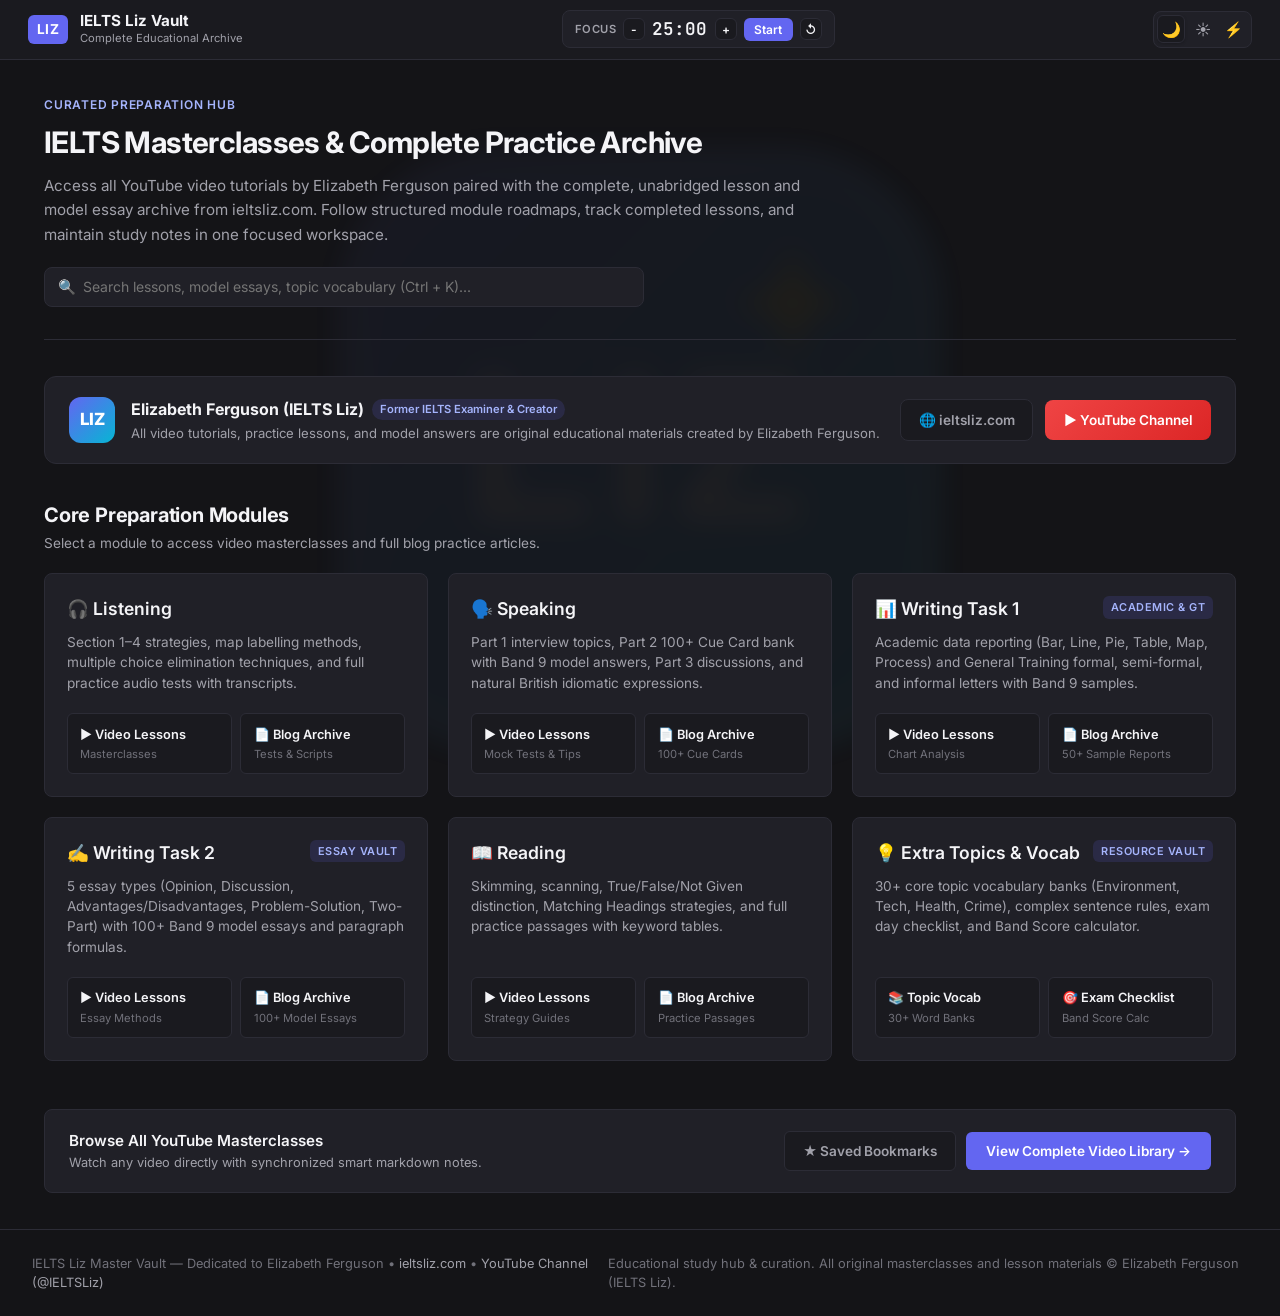
<file: index.html>
<!DOCTYPE html>
<html lang="en" data-theme="dark">
<head>
  <meta charset="UTF-8">
  <meta name="viewport" content="width=device-width, initial-scale=1.0">
  <title>IELTS Liz Master Vault — Dedicated Learning Portal</title>
  <link rel="preconnect" href="https://fonts.googleapis.com">
  <link rel="preconnect" href="https://fonts.gstatic.com" crossorigin>
  <link href="https://fonts.googleapis.com/css2?family=Inter:wght@400;500;600;700&family=JetBrains+Mono:wght@400;500;600&display=swap" rel="stylesheet">
  <link rel="icon" type="image/svg+xml" href="favicon.svg">
  <link rel="stylesheet" href="style.css">
</head>
<body>

  <!-- TOPBAR NAVIGATION -->
  <header class="topbar">
    <div class="brand-wrapper">
      <a href="index.html" class="brand-wrapper">
        <div class="brand-badge">LIZ</div>
        <div>
          <div class="brand-title">IELTS Liz Vault</div>
          <span class="brand-subtitle">Complete Educational Archive</span>
        </div>
      </a>
    </div>

    <!-- POMODORO FOCUS SESSION TIMER -->
    <div class="timer-widget">
      <span class="timer-tag">Focus</span>
      <button class="timer-step-btn" onclick="adjustTime(-1)" title="Decrease 1 min">-</button>
      <span class="timer-digits" id="timerDisplay">25:00</span>
      <button class="timer-step-btn" onclick="adjustTime(1)" title="Increase 1 min">+</button>
      <button class="timer-action-btn" id="startBtn" onclick="toggleTimer()">Start</button>
      <button class="timer-step-btn" onclick="resetTimer()" title="Reset">↺</button>
    </div>

    <!-- THEME SWITCHER -->
    <div class="theme-switch">
      <button class="theme-btn active" data-theme-val="dark" onclick="setTheme('dark')" title="Dark Mode">🌙</button>
      <button class="theme-btn" data-theme-val="light" onclick="setTheme('light')" title="Light Mode">☀️</button>
      <button class="theme-btn" data-theme-val="cyberpunk" onclick="setTheme('cyberpunk')" title="Cyberpunk Mode">⚡</button>
    </div>
  </header>

  <!-- MAIN WRAPPER -->
  <main class="main-wrapper">

    <!-- HERO HEADER -->
    <section class="hero-header">
      <div class="hero-label">Curated Preparation Hub</div>
      <h1 class="hero-title">IELTS Masterclasses & Complete Practice Archive</h1>
      <p class="hero-description">
        Access all YouTube video tutorials by Elizabeth Ferguson paired with the complete, unabridged lesson and model essay archive from ieltsliz.com. Follow structured module roadmaps, track completed lessons, and maintain study notes in one focused workspace.
      </p>

      <div class="search-bar-wrap">
        <span class="search-icon-symbol">🔍</span>
        <input type="text" class="search-input-field" placeholder="Search lessons, model essays, topic vocabulary (Ctrl + K)...">
      </div>
    </section>

    <!-- OFFICIAL RESOURCES & CREDITS BANNER -->
    <div class="official-attribution-card" style="background:var(--bg-card); border:1px solid var(--border-subtle); border-radius:var(--radius-lg); padding:1.25rem 1.5rem; margin-bottom:2.25rem; display:flex; justify-content:space-between; align-items:center; flex-wrap:wrap; gap:1.25rem;">
      <div style="display:flex; align-items:center; gap:1rem; flex:1; min-width:280px;">
        <div style="width:46px; height:46px; border-radius:12px; background:linear-gradient(135deg, #6366f1, #06b6d4); display:flex; align-items:center; justify-content:center; color:#fff; font-weight:800; font-size:1.05rem; flex-shrink:0;">
          LIZ
        </div>
        <div>
          <div style="font-weight:700; font-size:1rem; color:var(--text-main); display:flex; align-items:center; gap:0.5rem; flex-wrap:wrap;">
            Elizabeth Ferguson (IELTS Liz)
            <span style="font-size:0.7rem; background:var(--accent-tag); color:var(--accent-tag-text); padding:2px 8px; border-radius:999px; font-weight:600;">Former IELTS Examiner & Creator</span>
          </div>
          <div style="font-size:0.82rem; color:var(--text-muted); margin-top:3px; line-height:1.4;">
            All video tutorials, practice lessons, and model answers are original educational materials created by Elizabeth Ferguson.
          </div>
        </div>
      </div>
      
      <div style="display:flex; align-items:center; gap:0.75rem; flex-wrap:wrap;">
        <a href="https://ieltsliz.com" target="_blank" rel="noopener noreferrer" class="secondary-card-btn" style="display:inline-flex; align-items:center; gap:0.4rem; padding:0.6rem 1.1rem; text-decoration:none; font-size:0.85rem; font-weight:600; border-radius:var(--radius-md);">
          🌐 ieltsliz.com
        </a>
        <a href="https://www.youtube.com/@IELTSLiz" target="_blank" rel="noopener noreferrer" class="primary-card-btn" style="display:inline-flex; align-items:center; gap:0.4rem; padding:0.6rem 1.15rem; text-decoration:none; font-size:0.85rem; font-weight:600; border-radius:var(--radius-md); background:linear-gradient(135deg, #ef4444, #dc2626); border-color:#dc2626; color:#fff;">
          ▶️ YouTube Channel
        </a>
      </div>
    </div>

    <!-- SECTION TITLE -->
    <div class="section-heading-group">
      <h2 class="section-main-heading">Core Preparation Modules</h2>
      <p class="section-sub-heading">Select a module to access video masterclasses and full blog practice articles.</p>
    </div>

    <!-- MODULES BENTO GRID -->
    <div class="modules-bento-grid">

      <!-- 1. LISTENING -->
      <div class="module-card-box">
        <a href="listening.html" style="text-decoration: none; color: inherit; display: block; border-radius: 8px; cursor: pointer;" class="module-top-clickable">
          <div class="module-header-row">
            <h3 class="module-title-text">🎧 Listening</h3>
          </div>
          <p class="module-desc-text">
            Section 1–4 strategies, map labelling methods, multiple choice elimination techniques, and full practice audio tests with transcripts.
          </p>
        </a>
        <div class="dual-tracks-layout">
          <a href="listening.html#videos" class="track-action-link">
            <span class="track-name">▶️ Video Lessons</span>
            <span class="track-sub">Masterclasses</span>
          </a>
          <a href="listening.html#blogs" class="track-action-link">
            <span class="track-name">📄 Blog Archive</span>
            <span class="track-sub">Tests & Scripts</span>
          </a>
        </div>
      </div>

      <!-- 2. SPEAKING -->
      <div class="module-card-box">
        <a href="speaking.html" style="text-decoration: none; color: inherit; display: block; border-radius: 8px; cursor: pointer;" class="module-top-clickable">
          <div class="module-header-row">
            <h3 class="module-title-text">🗣️ Speaking</h3>
          </div>
          <p class="module-desc-text">
            Part 1 interview topics, Part 2 100+ Cue Card bank with Band 9 model answers, Part 3 discussions, and natural British idiomatic expressions.
          </p>
        </a>
        <div class="dual-tracks-layout">
          <a href="speaking.html#videos" class="track-action-link">
            <span class="track-name">▶️ Video Lessons</span>
            <span class="track-sub">Mock Tests & Tips</span>
          </a>
          <a href="speaking.html#blogs" class="track-action-link">
            <span class="track-name">📄 Blog Archive</span>
            <span class="track-sub">100+ Cue Cards</span>
          </a>
        </div>
      </div>

      <!-- 3. WRITING TASK 1 -->
      <div class="module-card-box">
        <a href="writing.html#task1" style="text-decoration: none; color: inherit; display: block; border-radius: 8px; cursor: pointer;" class="module-top-clickable">
          <div class="module-header-row">
            <h3 class="module-title-text">📊 Writing Task 1</h3>
            <span class="badge-tag">Academic & GT</span>
          </div>
          <p class="module-desc-text">
            Academic data reporting (Bar, Line, Pie, Table, Map, Process) and General Training formal, semi-formal, and informal letters with Band 9 samples.
          </p>
        </a>
        <div class="dual-tracks-layout">
          <a href="writing.html#task1-videos" class="track-action-link">
            <span class="track-name">▶️ Video Lessons</span>
            <span class="track-sub">Chart Analysis</span>
          </a>
          <a href="writing.html#task1-blogs" class="track-action-link">
            <span class="track-name">📄 Blog Archive</span>
            <span class="track-sub">50+ Sample Reports</span>
          </a>
        </div>
      </div>

      <!-- 4. WRITING TASK 2 -->
      <div class="module-card-box">
        <a href="writing.html#task2" style="text-decoration: none; color: inherit; display: block; border-radius: 8px; cursor: pointer;" class="module-top-clickable">
          <div class="module-header-row">
            <h3 class="module-title-text">✍️ Writing Task 2</h3>
            <span class="badge-tag">Essay Vault</span>
          </div>
          <p class="module-desc-text">
            5 essay types (Opinion, Discussion, Advantages/Disadvantages, Problem-Solution, Two-Part) with 100+ Band 9 model essays and paragraph formulas.
          </p>
        </a>
        <div class="dual-tracks-layout">
          <a href="writing.html#task2-videos" class="track-action-link">
            <span class="track-name">▶️ Video Lessons</span>
            <span class="track-sub">Essay Methods</span>
          </a>
          <a href="writing.html#task2-blogs" class="track-action-link">
            <span class="track-name">📄 Blog Archive</span>
            <span class="track-sub">100+ Model Essays</span>
          </a>
        </div>
      </div>

      <!-- 5. READING -->
      <div class="module-card-box">
        <a href="reading.html" style="text-decoration: none; color: inherit; display: block; border-radius: 8px; cursor: pointer;" class="module-top-clickable">
          <div class="module-header-row">
            <h3 class="module-title-text">📖 Reading</h3>
          </div>
          <p class="module-desc-text">
            Skimming, scanning, True/False/Not Given distinction, Matching Headings strategies, and full practice passages with keyword tables.
          </p>
        </a>
        <div class="dual-tracks-layout">
          <a href="reading.html#videos" class="track-action-link">
            <span class="track-name">▶️ Video Lessons</span>
            <span class="track-sub">Strategy Guides</span>
          </a>
          <a href="reading.html#blogs" class="track-action-link">
            <span class="track-name">📄 Blog Archive</span>
            <span class="track-sub">Practice Passages</span>
          </a>
        </div>
      </div>

      <!-- 6. EXTRA TOPICS & VOCABULARY -->
      <div class="module-card-box">
        <a href="extra-topics.html" style="text-decoration: none; color: inherit; display: block; border-radius: 8px; cursor: pointer;" class="module-top-clickable">
          <div class="module-header-row">
            <h3 class="module-title-text">💡 Extra Topics & Vocab</h3>
            <span class="badge-tag">Resource Vault</span>
          </div>
          <p class="module-desc-text">
            30+ core topic vocabulary banks (Environment, Tech, Health, Crime), complex sentence rules, exam day checklist, and Band Score calculator.
          </p>
        </a>
        <div class="dual-tracks-layout">
          <a href="extra-topics.html#vocab" class="track-action-link">
            <span class="track-name">📚 Topic Vocab</span>
            <span class="track-sub">30+ Word Banks</span>
          </a>
          <a href="extra-topics.html#tips" class="track-action-link">
            <span class="track-name">🎯 Exam Checklist</span>
            <span class="track-sub">Band Score Calc</span>
          </a>
        </div>
      </div>

    </div>

    <!-- QUICK ACTIONS & ALL VIDEOS LINK -->
    <div style="background:var(--bg-card); border:1px solid var(--border-subtle); border-radius:var(--radius-md); padding:1.25rem 1.5rem; display:flex; justify-content:space-between; align-items:center; flex-wrap:wrap; gap:1rem;">
      <div>
        <div style="font-weight:600; font-size:0.95rem;">Browse All YouTube Masterclasses</div>
        <div style="font-size:0.8rem; color:var(--text-muted);">Watch any video directly with synchronized smart markdown notes.</div>
      </div>
      <div style="display:flex; align-items:center; gap:0.6rem; flex-wrap:wrap;">
        <a href="all-videos.html#saved" class="secondary-card-btn" style="padding:0.55rem 1.15rem; font-size:0.85rem; font-weight:600; text-decoration:none;">
          ★ Saved Bookmarks
        </a>
        <a href="all-videos.html" class="primary-card-btn" style="padding:0.55rem 1.25rem; font-size:0.85rem; text-decoration:none;">
          View Complete Video Library →
        </a>
      </div>
    </div>

  </main>

  <!-- FOOTER -->
  <footer class="site-footer">
    <div>
      IELTS Liz Master Vault — Dedicated to Elizabeth Ferguson • <a href="https://ieltsliz.com" target="_blank" rel="noopener noreferrer">ieltsliz.com</a> • <a href="https://www.youtube.com/@IELTSLiz" target="_blank" rel="noopener noreferrer">YouTube Channel (@IELTSLiz)</a>
    </div>
    <div>
      Educational study hub & curation. All original masterclasses and lesson materials &copy; Elizabeth Ferguson (IELTS Liz).
    </div>
  </footer>

  <script src="videos_data.js"></script>
  <script src="app.js"></script>
</body>
</html>
</file>
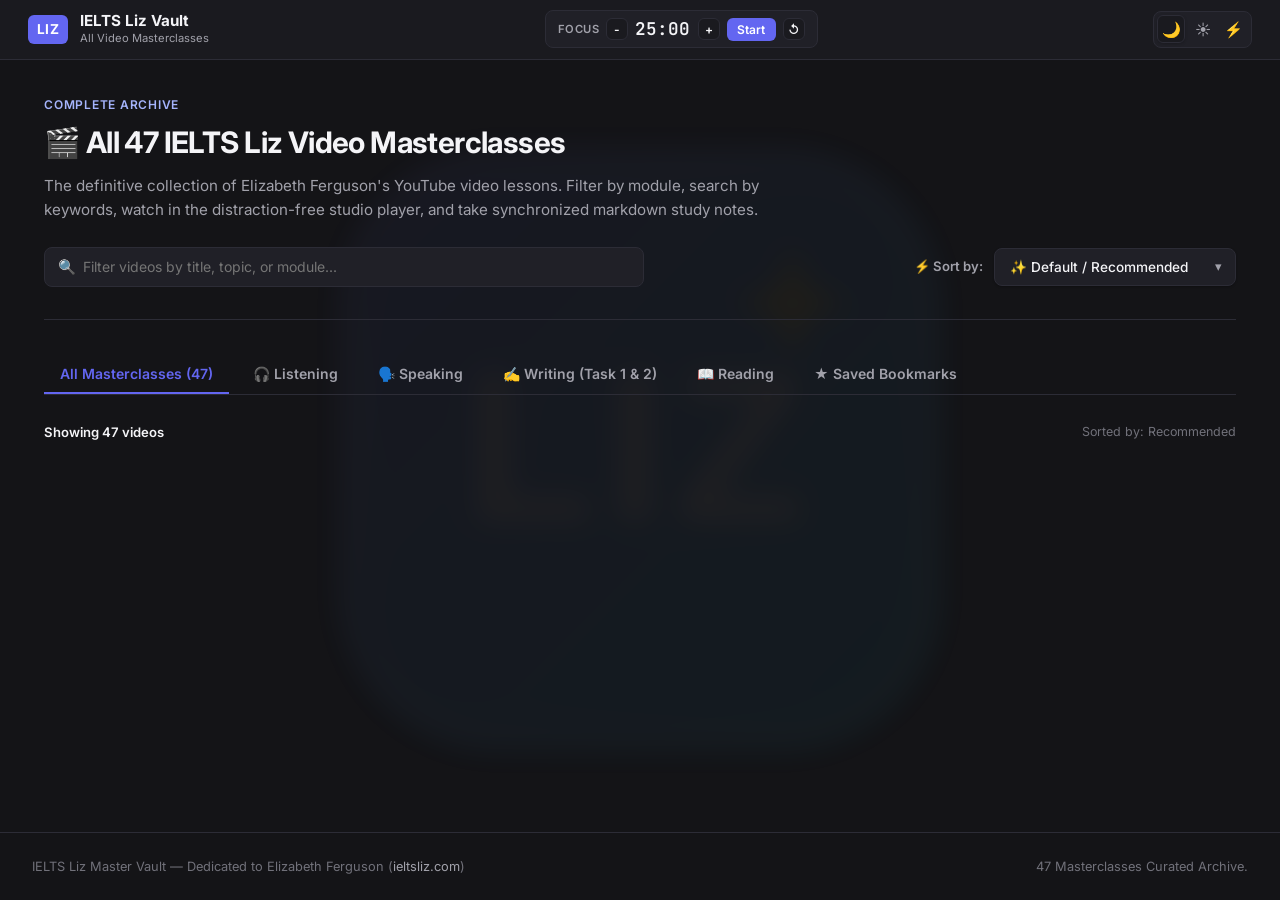
<file: all-videos.html>
<!DOCTYPE html>
<html lang="en" data-theme="dark">
<head>
  <meta charset="UTF-8">
  <meta name="viewport" content="width=device-width, initial-scale=1.0">
  <title>All 47 IELTS Liz Video Masterclasses — Complete Video Vault</title>
  <link rel="preconnect" href="https://fonts.googleapis.com">
  <link rel="preconnect" href="https://fonts.gstatic.com" crossorigin>
  <link href="https://fonts.googleapis.com/css2?family=Inter:wght@400;500;600;700&family=JetBrains+Mono:wght@400;500;600&display=swap" rel="stylesheet">
  <link rel="icon" type="image/svg+xml" href="favicon.svg">
  <link rel="stylesheet" href="style.css">
</head>
<body>

  <!-- TOPBAR -->
  <header class="topbar">
    <div class="brand-wrapper">
      <a href="index.html" class="brand-wrapper">
        <div class="brand-badge">LIZ</div>
        <div>
          <div class="brand-title">IELTS Liz Vault</div>
          <span class="brand-subtitle">All Video Masterclasses</span>
        </div>
      </a>
    </div>

    <!-- POMODORO TIMER -->
    <div class="timer-widget">
      <span class="timer-tag">Focus</span>
      <button class="timer-step-btn" onclick="adjustTime(-1)">-</button>
      <span class="timer-digits" id="timerDisplay">25:00</span>
      <button class="timer-step-btn" onclick="adjustTime(1)">+</button>
      <button class="timer-action-btn" id="startBtn" onclick="toggleTimer()">Start</button>
      <button class="timer-step-btn" onclick="resetTimer()">↺</button>
    </div>

    <!-- THEME SWITCHER -->
    <div class="theme-switch">
      <button class="theme-btn active" data-theme-val="dark" onclick="setTheme('dark')" title="Dark Mode">🌙</button>
      <button class="theme-btn" data-theme-val="light" onclick="setTheme('light')" title="Light Mode">☀️</button>
      <button class="theme-btn" data-theme-val="cyberpunk" onclick="setTheme('cyberpunk')" title="Cyberpunk Mode">⚡</button>
    </div>
  </header>

  <!-- MAIN WRAPPER -->
  <main class="main-wrapper">

    <!-- HERO -->
    <section class="hero-header">
      <div class="hero-label">Complete Archive</div>
      <h1 class="hero-title">🎬 All 47 IELTS Liz Video Masterclasses</h1>
      <p class="hero-description">
        The definitive collection of Elizabeth Ferguson's YouTube video lessons. Filter by module, search by keywords, watch in the distraction-free studio player, and take synchronized markdown study notes.
      </p>

      <div class="controls-toolbar">
        <div class="search-bar-wrap">
          <span class="search-icon-symbol">🔍</span>
          <input type="text" id="videoSearchInput" class="search-input-field" placeholder="Filter videos by title, topic, or module...">
        </div>
        <div class="sort-bar-wrap">
          <label for="videoSortSelect" class="sort-label">⚡ Sort by:</label>
          <div class="sort-select-wrapper">
            <select id="videoSortSelect" class="sort-select-dropdown" onchange="handleSortChange(this.value)">
              <option value="default">✨ Default / Recommended</option>
              <option value="zayed-plan">👑 Zayed's Master Plan</option>
              <option value="index-asc">📅 Oldest First</option>
              <option value="index-desc">🆕 Latest / Newest First</option>
              <option value="duration-asc">⏱️ Duration: Shortest First</option>
              <option value="duration-desc">⏳ Duration: Longest First</option>
              <option value="title-asc">🔤 Title: A → Z</option>
              <option value="title-desc">🔤 Title: Z → A</option>
              <option value="unwatched">🎯 Incomplete / To Watch</option>
              <option value="completed">✅ Completed First</option>
              <option value="saved">⭐ Saved / Bookmarked First</option>
            </select>
          </div>
        </div>
      </div>
    </section>

    <!-- MODULE FILTER BUTTONS -->
    <div class="subpage-tabs-bar" style="flex-wrap:wrap;">
      <button class="subpage-tab-btn active" onclick="filterVideos('all', this)">All Masterclasses (<span id="countAll">47</span>)</button>
      <button class="subpage-tab-btn" onclick="filterVideos('listening', this)">🎧 Listening</button>
      <button class="subpage-tab-btn" onclick="filterVideos('speaking', this)">🗣️ Speaking</button>
      <button class="subpage-tab-btn" onclick="filterVideos('writing', this)">✍️ Writing (Task 1 & 2)</button>
      <button class="subpage-tab-btn" onclick="filterVideos('reading', this)">📖 Reading</button>
      <button class="subpage-tab-btn" onclick="filterVideos('saved', this)">★ Saved Bookmarks</button>
    </div>

    <!-- RESULTS INFO BAR -->
    <div class="results-info-bar" id="resultsInfoBar">
      <div class="results-count-badge" id="resultsCountDisplay">
        Showing 47 videos
      </div>
      <div id="activeSortLabel" style="font-size:0.78rem; color:var(--text-faint);">
        Sorted by: Recommended
      </div>
    </div>

    <!-- VIDEOS GRID -->
    <div class="content-items-grid" id="allVideosGrid">
      <!-- Injected via JavaScript -->
    </div>

  </main>

  <!-- FOOTER -->
  <footer class="site-footer">
    <div>
      IELTS Liz Master Vault — Dedicated to Elizabeth Ferguson (<a href="https://ieltsliz.com" target="_blank">ieltsliz.com</a>)
    </div>
    <div>
      47 Masterclasses Curated Archive.
    </div>
  </footer>

  <script src="blogs_data.js"></script>
  <script src="videos_data.js"></script>
  <script src="app.js"></script>
  <script>
    let activeFilter = 'all';
    let currentSort = 'default';

    function handleSortChange(sortVal) {
      currentSort = sortVal;
      renderVideos();
    }

    function getSortLabelText(sortVal) {
      switch(sortVal) {
        case 'zayed-plan': return 'Zayed's Master Plan';
        case 'index-asc': return 'Oldest First';
        case 'index-desc': return 'Latest / Newest First';
        case 'duration-asc': return 'Duration (Shortest First)';
        case 'duration-desc': return 'Duration (Longest First)';
        case 'title-asc': return 'Alphabetical (A → Z)';
        case 'title-desc': return 'Alphabetical (Z → A)';
        case 'unwatched': return 'Incomplete / Unwatched First';
        case 'completed': return 'Completed First';
        case 'saved': return 'Saved / Bookmarked First';
        default: return 'Recommended';
      }
    }

    function renderVideos() {
      const grid = document.getElementById('allVideosGrid');
      const searchVal = (document.getElementById('videoSearchInput').value || '').trim().toLowerCase();
      const countDisplay = document.getElementById('resultsCountDisplay');
      const sortLabelDisplay = document.getElementById('activeSortLabel');
      
      if (!grid || typeof LIZ_DATA === 'undefined') return;

      if (sortLabelDisplay) {
        sortLabelDisplay.innerText = `Sorted by: ${getSortLabelText(currentSort)}`;
      }

      if (activeFilter === 'saved') {
        // Collect all saved videos
        let savedVideos = (LIZ_DATA.videos || []).filter(v => bookmarkedItems.includes(v.id));
        
        // Collect all saved blogs
        let savedBlogs = [];
        if (typeof LIZ_BLOGS !== 'undefined') {
          Object.keys(LIZ_BLOGS).forEach(catKey => {
            (LIZ_BLOGS[catKey] || []).forEach(b => {
              if (bookmarkedItems.includes(b.id)) {
                savedBlogs.push(b);
              }
            });
          });
        }

        let combined = [
          ...savedVideos.map(v => ({ ...v, itemType: 'video' })),
          ...savedBlogs.map(b => ({ ...b, itemType: 'blog' }))
        ];

        if (searchVal) {
          combined = combined.filter(item => 
            (item.title && item.title.toLowerCase().includes(searchVal)) ||
            (item.category && item.category.toLowerCase().includes(searchVal)) ||
            (item.description && item.description.toLowerCase().includes(searchVal))
          );
        }

        // Apply sort to saved items
        if (currentSort === 'title-asc') {
          combined.sort((a, b) => (a.title || '').localeCompare(b.title || ''));
        } else if (currentSort === 'title-desc') {
          combined.sort((a, b) => (b.title || '').localeCompare(a.title || ''));
        } else if (currentSort === 'duration-asc') {
          combined.sort((a, b) => parseDurationSec(a.duration) - parseDurationSec(b.duration));
        } else if (currentSort === 'duration-desc') {
          combined.sort((a, b) => parseDurationSec(b.duration) - parseDurationSec(a.duration));
        } else if (currentSort === 'unwatched') {
          combined.sort((a, b) => {
            const aDone = a.itemType === 'video' ? watchedVideos.includes(a.id) : completedBlogs.includes(a.id);
            const bDone = b.itemType === 'video' ? watchedVideos.includes(b.id) : completedBlogs.includes(b.id);
            return (aDone ? 1 : 0) - (bDone ? 1 : 0);
          });
        } else if (currentSort === 'completed') {
          combined.sort((a, b) => {
            const aDone = a.itemType === 'video' ? watchedVideos.includes(a.id) : completedBlogs.includes(a.id);
            const bDone = b.itemType === 'video' ? watchedVideos.includes(b.id) : completedBlogs.includes(b.id);
            return (bDone ? 1 : 0) - (aDone ? 1 : 0);
          });
        }

        if (countDisplay) {
          countDisplay.innerText = `Showing ${combined.length} saved item${combined.length === 1 ? '' : 's'}`;
        }

        if (combined.length === 0) {
          grid.innerHTML = `
            <div style="grid-column:1/-1; text-align:center; padding:3.5rem 1.5rem; background:var(--bg-card); border:1px dashed var(--border-subtle); border-radius:var(--radius-md);">
              <div style="font-size:2.5rem; margin-bottom:0.75rem;">★</div>
              <h3 style="font-size:1.1rem; font-weight:700; color:var(--text-main); margin-bottom:0.4rem;">No Saved Bookmarks Yet</h3>
              <p style="font-size:0.875rem; color:var(--text-muted); max-width:480px; margin:0 auto;">
                Click the <strong>☆ Save</strong> button on any video masterclass or practice article to collect it here for quick access!
              </p>
            </div>
          `;
          return;
        }

        grid.innerHTML = combined.map(item => {
          if (item.itemType === 'video') {
            const isWatched = watchedVideos.includes(item.id);
            return `
              <div class="video-entry-card">
                <div>
                  <div class="entry-thumb-wrapper">
                    <img src="https://img.youtube.com/vi/${item.id}/mqdefault.jpg" alt="${item.title}" class="entry-thumb-img" loading="lazy">
                    <span class="entry-duration-tag">${item.duration || 'Video'}</span>
                  </div>
                  <h3 class="entry-card-title">${item.title}</h3>
                  <p class="entry-card-desc">${item.description || 'Masterclass tutorial by Elizabeth Ferguson on IELTS.'}</p>
                </div>
                <div class="entry-card-actions">
                  <a href="player.html?v=${item.id}" class="primary-card-btn">▶ Watch & Notes</a>
                  <button class="secondary-card-btn ${isWatched ? 'active' : ''}" onclick="toggleVideoWatched('${item.id}', this)">${isWatched ? '✅ Completed' : 'Mark Done'}</button>
                  <button class="secondary-card-btn active" onclick="toggleBookmark('${item.id}', this); renderVideos();">★ Saved</button>
                  <a href="${getLizModuleUrl(item.category, item.title)}" target="_blank" rel="noopener noreferrer" class="secondary-card-btn" style="text-decoration:none;" title="Open official IELTS Liz module lessons">🔗 Liz Page ↗</a>
                </div>
              </div>
            `;
          } else {
            const isDone = completedBlogs.includes(item.id);
            return `
              <div class="video-entry-card">
                <div>
                  <div class="entry-thumb-wrapper" style="background: var(--surface-hover); aspect-ratio: 16/9; display: flex; align-items: center; justify-content: center; font-size: 3rem; color: var(--primary);">
                    📄
                    <span class="entry-duration-tag">Article</span>
                  </div>
                  <h3 class="entry-card-title">${item.title}</h3>
                  <p class="entry-card-desc">${item.category}</p>
                </div>
                <div class="entry-card-actions">
                  <a href="${item.url}" target="_blank" rel="noopener noreferrer" class="primary-card-btn">🔗 Read on IELTS Liz</a>
                  <button class="secondary-card-btn ${isDone ? 'active' : ''}" onclick="toggleBlogCompleted('${item.id}', this); renderVideos();">${isDone ? '✅ Completed' : 'Mark Read'}</button>
                  <button class="secondary-card-btn active" onclick="toggleBookmark('${item.id}', this); renderVideos();">★ Saved</button>
                </div>
              </div>
            `;
          }
        }).join('');
        return;
      }

      let filtered = LIZ_DATA.videos.filter(v => {
        // Category check (using strict module property for accuracy)
        let matchesCategory = true;
        if (activeFilter === 'listening') matchesCategory = v.module === 'listening';
        else if (activeFilter === 'speaking') matchesCategory = v.module === 'speaking';
        else if (activeFilter === 'writing') matchesCategory = v.module === 'writing';
        else if (activeFilter === 'reading') matchesCategory = v.module === 'reading';

        // Search check
        let matchesSearch = true;
        if (searchVal) {
          matchesSearch = v.title.toLowerCase().includes(searchVal) ||
                          v.category.toLowerCase().includes(searchVal) ||
                          (v.description && v.description.toLowerCase().includes(searchVal));
        }

        return matchesCategory && matchesSearch;
      });

      // Apply Sort
      filtered = sortVideoList(filtered, currentSort);

      if (countDisplay) {
        countDisplay.innerText = `Showing ${filtered.length} of ${LIZ_DATA.videos.length} video masterclasses`;
      }

      if (filtered.length === 0) {
        grid.innerHTML = `<div style="grid-column:1/-1; text-align:center; padding:3rem; color:var(--text-muted);">No videos found matching your search or filter criteria.</div>`;
        return;
      }

      grid.innerHTML = filtered.map(v => {
        const isWatched = watchedVideos.includes(v.id);
        const isSaved = bookmarkedItems.includes(v.id);
        return `
          <div class="video-entry-card">
            <div>
              <div class="entry-thumb-wrapper">
                <img src="https://img.youtube.com/vi/${v.id}/mqdefault.jpg" alt="${v.title}" class="entry-thumb-img" loading="lazy">
                <span class="entry-duration-tag">${v.duration || 'Video'}</span>
              </div>
              <h3 class="entry-card-title">${v.title}</h3>
              <p class="entry-card-desc">${v.description || 'Masterclass tutorial by Elizabeth Ferguson on IELTS.'}</p>
            </div>
            <div class="entry-card-actions">
              <a href="player.html?v=${v.id}" class="primary-card-btn">▶ Watch & Notes</a>
              <button class="secondary-card-btn ${isWatched ? 'active' : ''}" onclick="toggleVideoWatched('${v.id}', this)">${isWatched ? '✅ Completed' : 'Mark Done'}</button>
              <button class="secondary-card-btn ${isSaved ? 'active' : ''}" onclick="toggleBookmark('${v.id}', this);">${isSaved ? '★ Saved' : '☆ Save'}</button>
              <a href="${getLizModuleUrl(v.category, v.title)}" target="_blank" rel="noopener noreferrer" class="secondary-card-btn" style="text-decoration:none;" title="Open official IELTS Liz module lessons">🔗 Liz Page ↗</a>
            </div>
          </div>
        `;
      }).join('');
    }

    function filterVideos(category, btnEl) {
      activeFilter = category;
      document.querySelectorAll('.subpage-tab-btn').forEach(btn => btn.classList.remove('active'));
      if (btnEl) btnEl.classList.add('active');
      renderVideos();
    }

    document.addEventListener('DOMContentLoaded', () => {
      // Check URL hash for direct saved filter
      if (window.location.hash.includes('saved')) {
        const savedTab = Array.from(document.querySelectorAll('.subpage-tab-btn')).find(b => b.innerText.includes('Saved'));
        if (savedTab) filterVideos('saved', savedTab);
      } else {
        renderVideos();
      }
      
      const searchField = document.getElementById('videoSearchInput');
      if (searchField) {
        searchField.addEventListener('input', renderVideos);
      }
    });
  </script>
</body>
</html>
</file>
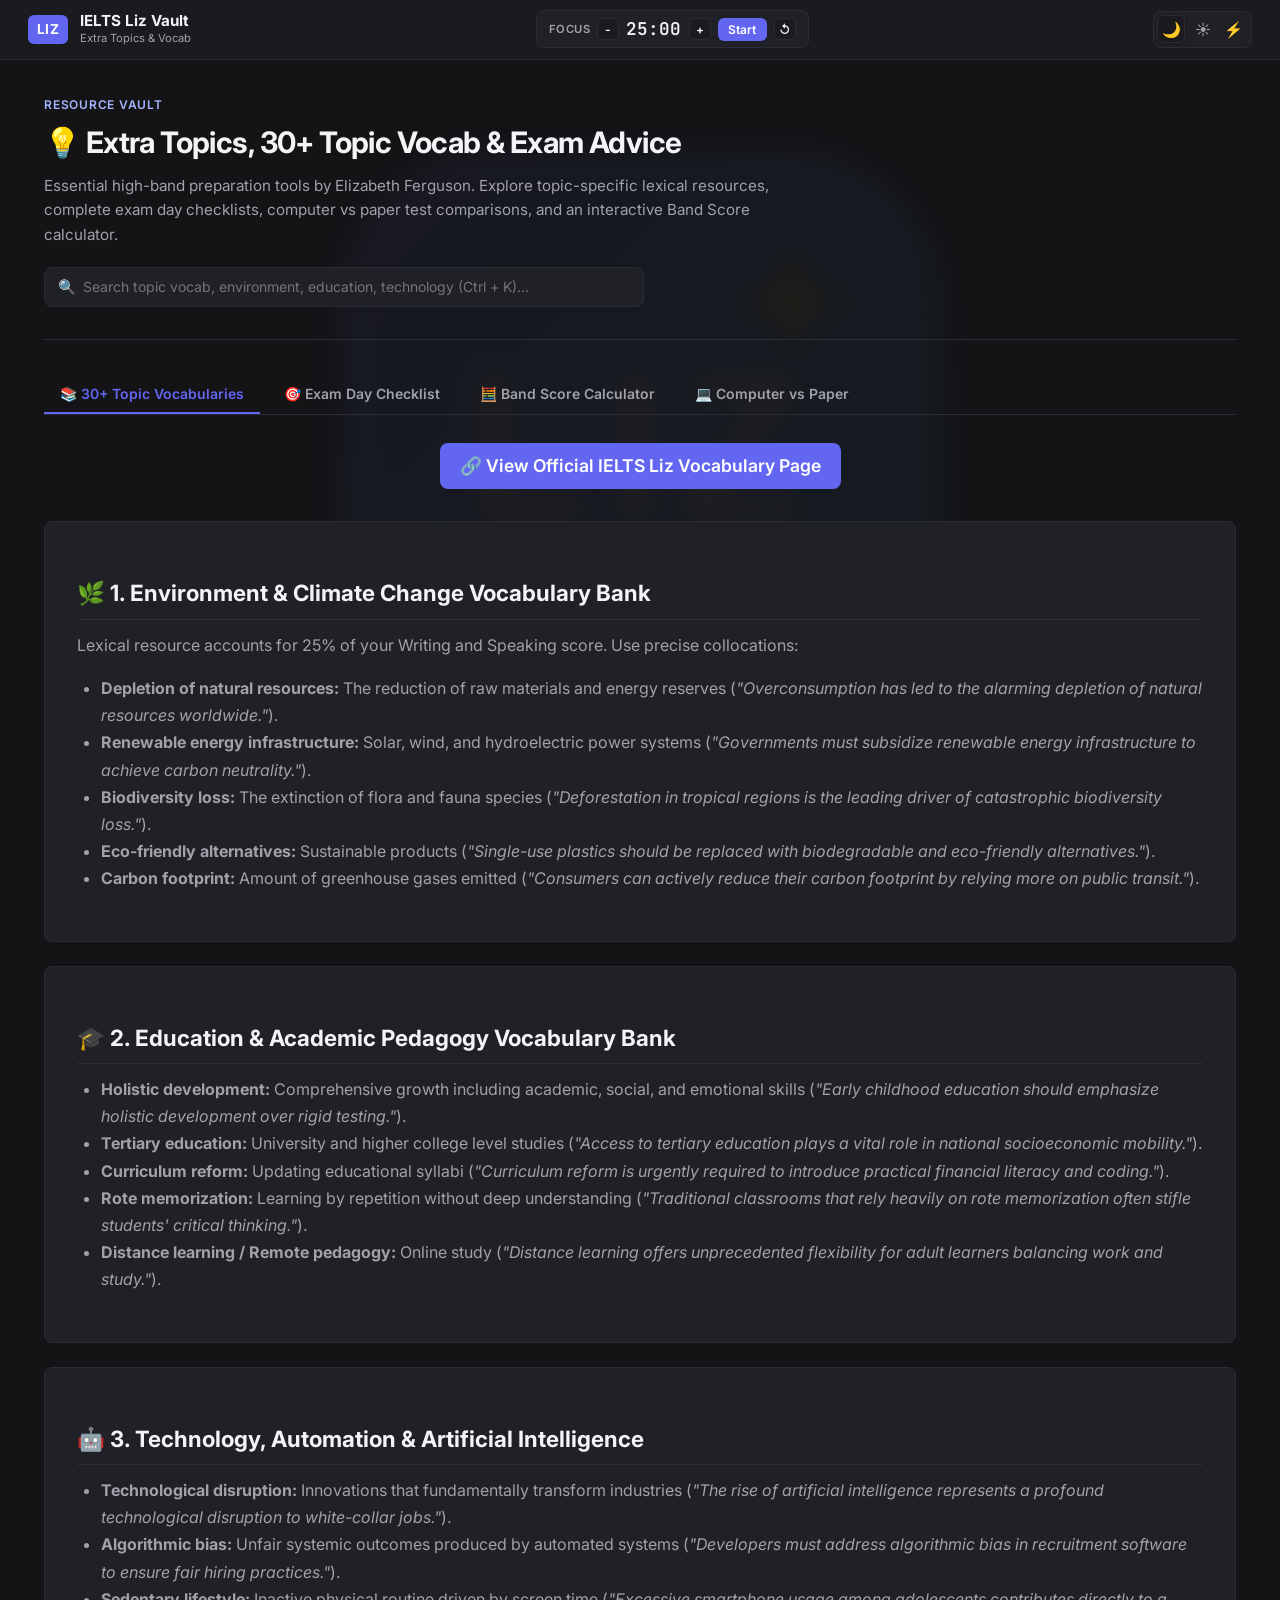
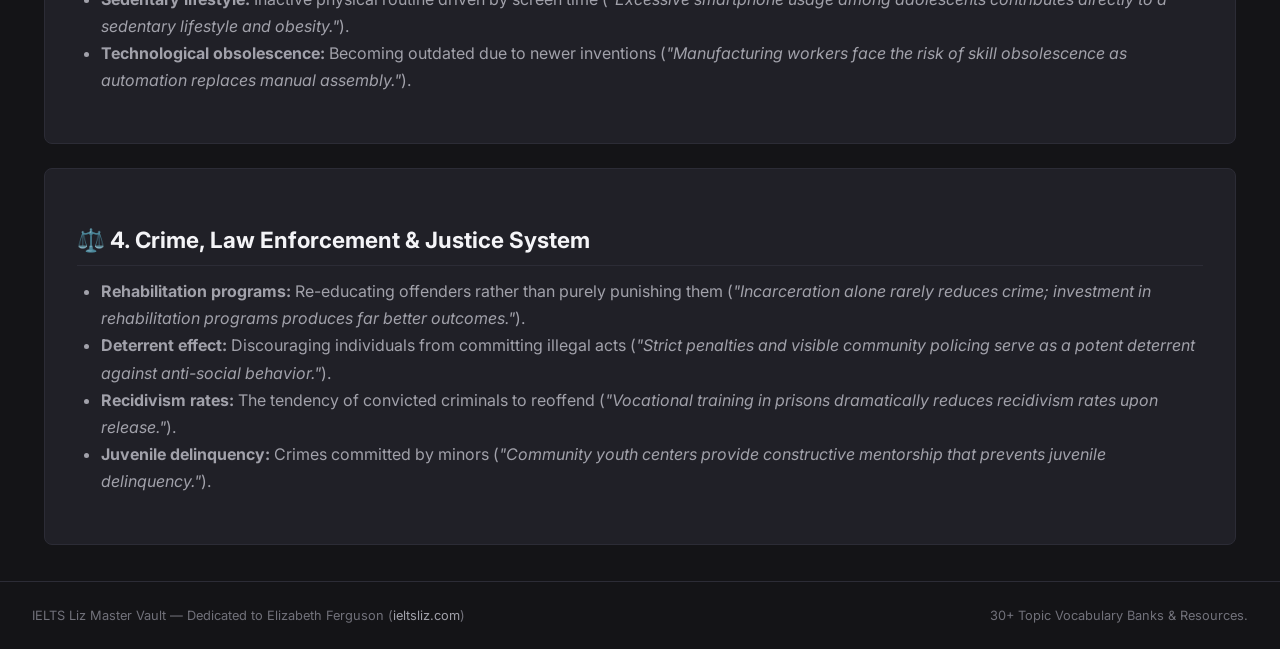
<file: extra-topics.html>
<!DOCTYPE html>
<html lang="en" data-theme="dark">
<head>
  <meta charset="UTF-8">
  <meta name="viewport" content="width=device-width, initial-scale=1.0">
  <title>IELTS Extra Topics, 30+ Topic Vocab & Exam Day Vault — IELTS Liz</title>
  <link rel="preconnect" href="https://fonts.googleapis.com">
  <link rel="preconnect" href="https://fonts.gstatic.com" crossorigin>
  <link href="https://fonts.googleapis.com/css2?family=Inter:wght@400;500;600;700&family=JetBrains+Mono:wght@400;500;600&display=swap" rel="stylesheet">
  <link rel="icon" type="image/svg+xml" href="favicon.svg">
  <link rel="stylesheet" href="style.css">
</head>
<body>

  <!-- TOPBAR -->
  <header class="topbar">
    <div class="brand-wrapper">
      <a href="index.html" class="brand-wrapper">
        <div class="brand-badge">LIZ</div>
        <div>
          <div class="brand-title">IELTS Liz Vault</div>
          <span class="brand-subtitle">Extra Topics & Vocab</span>
        </div>
      </a>
    </div>

    <!-- POMODORO TIMER -->
    <div class="timer-widget">
      <span class="timer-tag">Focus</span>
      <button class="timer-step-btn" onclick="adjustTime(-1)">-</button>
      <span class="timer-digits" id="timerDisplay">25:00</span>
      <button class="timer-step-btn" onclick="adjustTime(1)">+</button>
      <button class="timer-action-btn" id="startBtn" onclick="toggleTimer()">Start</button>
      <button class="timer-step-btn" onclick="resetTimer()">↺</button>
    </div>

    <!-- THEME SWITCHER -->
    <div class="theme-switch">
      <button class="theme-btn active" data-theme-val="dark" onclick="setTheme('dark')" title="Dark Mode">🌙</button>
      <button class="theme-btn" data-theme-val="light" onclick="setTheme('light')" title="Light Mode">☀️</button>
      <button class="theme-btn" data-theme-val="cyberpunk" onclick="setTheme('cyberpunk')" title="Cyberpunk Mode">⚡</button>
    </div>
  </header>

  <!-- MAIN WRAPPER -->
  <main class="main-wrapper">

    <!-- HERO -->
    <section class="hero-header">
      <div class="hero-label">Resource Vault</div>
      <h1 class="hero-title">💡 Extra Topics, 30+ Topic Vocab & Exam Advice</h1>
      <p class="hero-description">
        Essential high-band preparation tools by Elizabeth Ferguson. Explore topic-specific lexical resources, complete exam day checklists, computer vs paper test comparisons, and an interactive Band Score calculator.
      </p>

      <div class="search-bar-wrap">
        <span class="search-icon-symbol">🔍</span>
        <input type="text" class="search-input-field" placeholder="Search topic vocab, environment, education, technology (Ctrl + K)...">
      </div>
    </section>

    <!-- TABS BAR -->
    <div class="subpage-tabs-bar">
      <button class="subpage-tab-btn active" onclick="switchTab('vocab')">📚 30+ Topic Vocabularies</button>
      <button class="subpage-tab-btn" onclick="switchTab('checklist')">🎯 Exam Day Checklist</button>
      <button class="subpage-tab-btn" onclick="switchTab('calc')">🧮 Band Score Calculator</button>
      <button class="subpage-tab-btn" onclick="switchTab('comparison')">💻 Computer vs Paper</button>
    </div>

    <!-- TAB 1: 30+ TOPIC VOCABULARY -->
    <div id="tab-vocab" class="tab-content-pane">
      <div class="official-link-wrapper" style="text-align: center; margin-bottom: 2rem;">
        <a href="https://ieltsliz.com/vocabulary/" target="_blank" class="primary-card-btn" style="display: inline-block; padding: 10px 20px; font-weight: 600; font-size: 1.1rem; text-decoration: none; border-radius: 8px;">🔗 View Official IELTS Liz Vocabulary Page</a>
      </div>

      <!-- TOPIC 1: ENVIRONMENT -->
      <article class="article-reader-box" id="vocab_env">
        <h2>🌿 1. Environment & Climate Change Vocabulary Bank</h2>
        <p>Lexical resource accounts for 25% of your Writing and Speaking score. Use precise collocations:</p>
        <ul>
          <li><strong>Depletion of natural resources:</strong> The reduction of raw materials and energy reserves (<em>"Overconsumption has led to the alarming depletion of natural resources worldwide."</em>).</li>
          <li><strong>Renewable energy infrastructure:</strong> Solar, wind, and hydroelectric power systems (<em>"Governments must subsidize renewable energy infrastructure to achieve carbon neutrality."</em>).</li>
          <li><strong>Biodiversity loss:</strong> The extinction of flora and fauna species (<em>"Deforestation in tropical regions is the leading driver of catastrophic biodiversity loss."</em>).</li>
          <li><strong>Eco-friendly alternatives:</strong> Sustainable products (<em>"Single-use plastics should be replaced with biodegradable and eco-friendly alternatives."</em>).</li>
          <li><strong>Carbon footprint:</strong> Amount of greenhouse gases emitted (<em>"Consumers can actively reduce their carbon footprint by relying more on public transit."</em>).</li>
        </ul>
      </article>

      <!-- TOPIC 2: EDUCATION -->
      <article class="article-reader-box" id="vocab_edu">
        <h2>🎓 2. Education & Academic Pedagogy Vocabulary Bank</h2>
        <ul>
          <li><strong>Holistic development:</strong> Comprehensive growth including academic, social, and emotional skills (<em>"Early childhood education should emphasize holistic development over rigid testing."</em>).</li>
          <li><strong>Tertiary education:</strong> University and higher college level studies (<em>"Access to tertiary education plays a vital role in national socioeconomic mobility."</em>).</li>
          <li><strong>Curriculum reform:</strong> Updating educational syllabi (<em>"Curriculum reform is urgently required to introduce practical financial literacy and coding."</em>).</li>
          <li><strong>Rote memorization:</strong> Learning by repetition without deep understanding (<em>"Traditional classrooms that rely heavily on rote memorization often stifle students' critical thinking."</em>).</li>
          <li><strong>Distance learning / Remote pedagogy:</strong> Online study (<em>"Distance learning offers unprecedented flexibility for adult learners balancing work and study."</em>).</li>
        </ul>
      </article>

      <!-- TOPIC 3: TECHNOLOGY & AI -->
      <article class="article-reader-box" id="vocab_tech">
        <h2>🤖 3. Technology, Automation & Artificial Intelligence</h2>
        <ul>
          <li><strong>Technological disruption:</strong> Innovations that fundamentally transform industries (<em>"The rise of artificial intelligence represents a profound technological disruption to white-collar jobs."</em>).</li>
          <li><strong>Algorithmic bias:</strong> Unfair systemic outcomes produced by automated systems (<em>"Developers must address algorithmic bias in recruitment software to ensure fair hiring practices."</em>).</li>
          <li><strong>Sedentary lifestyle:</strong> Inactive physical routine driven by screen time (<em>"Excessive smartphone usage among adolescents contributes directly to a sedentary lifestyle and obesity."</em>).</li>
          <li><strong>Technological obsolescence:</strong> Becoming outdated due to newer inventions (<em>"Manufacturing workers face the risk of skill obsolescence as automation replaces manual assembly."</em>).</li>
        </ul>
      </article>

      <!-- TOPIC 4: CRIME & JUSTICE -->
      <article class="article-reader-box" id="vocab_crime">
        <h2>⚖️ 4. Crime, Law Enforcement & Justice System</h2>
        <ul>
          <li><strong>Rehabilitation programs:</strong> Re-educating offenders rather than purely punishing them (<em>"Incarceration alone rarely reduces crime; investment in rehabilitation programs produces far better outcomes."</em>).</li>
          <li><strong>Deterrent effect:</strong> Discouraging individuals from committing illegal acts (<em>"Strict penalties and visible community policing serve as a potent deterrent against anti-social behavior."</em>).</li>
          <li><strong>Recidivism rates:</strong> The tendency of convicted criminals to reoffend (<em>"Vocational training in prisons dramatically reduces recidivism rates upon release."</em>).</li>
          <li><strong>Juvenile delinquency:</strong> Crimes committed by minors (<em>"Community youth centers provide constructive mentorship that prevents juvenile delinquency."</em>).</li>
        </ul>
      </article>

    </div>

    <!-- TAB 2: EXAM DAY CHECKLIST -->
    <div id="tab-checklist" class="tab-content-pane" style="display:none;">
      <article class="article-reader-box" id="ext_m3">
        <h2>🎯 Elizabeth's Official IELTS Exam Day Checklist</h2>
        <blockquote>
          <strong>Important Reminder:</strong> Being calm, organized, and confident on test day is worth half a band score. Do not cram new vocabulary on test morning!
        </blockquote>

        <h3>What to Bring into the Exam Room:</h3>
        <ul>
          <li><strong>Original Passport / National ID:</strong> MUST be the exact same document you registered with. Photocopies are not accepted!</li>
          <li><strong>Pencils & Eraser:</strong> For paper-based test takers (HB or 2B pencils). Mechanical pencils are allowed in most test centers.</li>
          <li><strong>Clear Water Bottle:</strong> Must be completely transparent with all labels removed.</li>
        </ul>

        <h3>Test Room Rules & Etiquette:</h3>
        <ul>
          <li><strong>Watches:</strong> Wristwatches (both digital and analog) are prohibited inside the examination room. A large digital clock is visible on the wall or on your computer screen.</li>
          <li><strong>Washroom Breaks:</strong> You are not allowed to visit the bathroom during instructions, during the listening audio, or during the last 10 minutes of any section. Plan accordingly!</li>
          <li><strong>Audio Check:</strong> In the listening test, sound is tested before starting. If your headphones are too quiet or crackling, raise your hand immediately!</li>
        </ul>
      </article>
    </div>

    <!-- TAB 3: BAND SCORE CALCULATOR -->
    <div id="tab-calc" class="tab-content-pane" style="display:none;">
      <article class="article-reader-box">
        <h2>🧮 Interactive Overall IELTS Band Score Calculator</h2>
        <p>Enter your expected scores for the four individual modules to calculate your official rounded overall Band Score:</p>

        <div style="display:grid; grid-template-columns:repeat(auto-fit, minmax(200px, 1fr)); gap:1rem; margin:1.5rem 0;">
          <div>
            <label style="font-weight:600; font-size:0.85rem; display:block; margin-bottom:0.4rem;">🎧 Listening Band:</label>
            <select id="calcListening" class="search-input-field" onchange="calculateOverallScore()">
              <option value="9.0">9.0</option><option value="8.5">8.5</option><option value="8.0" selected>8.0</option>
              <option value="7.5">7.5</option><option value="7.0">7.0</option><option value="6.5">6.5</option>
              <option value="6.0">6.0</option><option value="5.5">5.5</option><option value="5.0">5.0</option>
            </select>
          </div>
          <div>
            <label style="font-weight:600; font-size:0.85rem; display:block; margin-bottom:0.4rem;">📖 Reading Band:</label>
            <select id="calcReading" class="search-input-field" onchange="calculateOverallScore()">
              <option value="9.0">9.0</option><option value="8.5">8.5</option><option value="8.0">8.0</option>
              <option value="7.5" selected>7.5</option><option value="7.0">7.0</option><option value="6.5">6.5</option>
              <option value="6.0">6.0</option><option value="5.5">5.5</option><option value="5.0">5.0</option>
            </select>
          </div>
          <div>
            <label style="font-weight:600; font-size:0.85rem; display:block; margin-bottom:0.4rem;">✍️ Writing Band:</label>
            <select id="calcWriting" class="search-input-field" onchange="calculateOverallScore()">
              <option value="9.0">9.0</option><option value="8.5">8.5</option><option value="8.0">8.0</option>
              <option value="7.5">7.5</option><option value="7.0" selected>7.0</option><option value="6.5">6.5</option>
              <option value="6.0">6.0</option><option value="5.5">5.5</option><option value="5.0">5.0</option>
            </select>
          </div>
          <div>
            <label style="font-weight:600; font-size:0.85rem; display:block; margin-bottom:0.4rem;">🗣️ Speaking Band:</label>
            <select id="calcSpeaking" class="search-input-field" onchange="calculateOverallScore()">
              <option value="9.0">9.0</option><option value="8.5">8.5</option><option value="8.0">8.0</option>
              <option value="7.5" selected>7.5</option><option value="7.0">7.0</option><option value="6.5">6.5</option>
              <option value="6.0">6.0</option><option value="5.5">5.5</option><option value="5.0">5.0</option>
            </select>
          </div>
        </div>

        <div style="background:var(--bg-surface); border:1px solid var(--border-subtle); border-radius:var(--radius-md); padding:1.25rem; display:flex; justify-content:space-between; align-items:center;">
          <div>
            <div style="font-size:0.85rem; color:var(--text-muted);">Exact Average: <span id="exactAverage" style="font-family:var(--font-mono); font-weight:700; color:var(--text-main);">7.50</span></div>
            <div style="font-size:0.75rem; color:var(--text-faint);">IELTS rounds .25 up to .5 and .75 up to next full band.</div>
          </div>
          <div style="text-align:right;">
            <div style="font-size:0.75rem; text-transform:uppercase; font-weight:700; color:var(--accent);">Overall Band Score</div>
            <div id="overallScoreResult" style="font-size:2rem; font-weight:800; color:var(--success);">7.5</div>
          </div>
        </div>
      </article>
    </div>

    <!-- TAB 4: COMPUTER VS PAPER -->
    <div id="tab-comparison" class="tab-content-pane" style="display:none;">
      <article class="article-reader-box" id="ext_m4">
        <h2>💻 Computer-Delivered vs 📝 Paper-Based IELTS</h2>
        <p>Both test versions feature identical difficulty, question types, scoring standards, and Speaking interviews (always face-to-face with an examiner):</p>
        
        <h3>Key Differences:</h3>
        <ul>
          <li><strong>Results Speed:</strong> Computer test results arrive in <strong>3 to 5 days</strong>, whereas paper test results take <strong>13 days</strong>.</li>
          <li><strong>Writing Experience:</strong> On the computer, you have a live on-screen word counter and can easily cut, copy, paste, and edit sentences without messy eraser smudges.</li>
          <li><strong>Reading Navigation:</strong> Computer splits the screen into passage on the left and questions on the right. You can highlight text and add digital notes directly.</li>
          <li><strong>Headphones:</strong> Computer-delivered tests provide high-quality individual noise-cancelling headphones for the listening section.</li>
        </ul>
      </article>
    </div>

  </main>

  <!-- FOOTER -->
  <footer class="site-footer">
    <div>
      IELTS Liz Master Vault — Dedicated to Elizabeth Ferguson (<a href="https://ieltsliz.com" target="_blank">ieltsliz.com</a>)
    </div>
    <div>
      30+ Topic Vocabulary Banks & Resources.
    </div>
  </footer>

  <script src="blogs_data.js"></script>
  <script src="videos_data.js"></script>
  <script src="app.js"></script>
  <script>
    function switchTab(tabName) {
      document.querySelectorAll('.subpage-tab-btn').forEach(btn => btn.classList.remove('active'));
      document.querySelectorAll('.tab-content-pane').forEach(pane => pane.style.display = 'none');
      
      const activeBtn = Array.from(document.querySelectorAll('.subpage-tab-btn')).find(b => b.innerText.toLowerCase().includes(tabName));
      if (activeBtn) activeBtn.classList.add('active');
      
      const pane = document.getElementById('tab-' + tabName);
      if (pane) pane.style.display = 'block';
    }

    function calculateOverallScore() {
      const l = parseFloat(document.getElementById('calcListening').value);
      const r = parseFloat(document.getElementById('calcReading').value);
      const w = parseFloat(document.getElementById('calcWriting').value);
      const s = parseFloat(document.getElementById('calcSpeaking').value);

      const avg = (l + r + w + s) / 4;
      document.getElementById('exactAverage').innerText = avg.toFixed(2);

      // IELTS Rounding Logic
      const decimal = avg - Math.floor(avg);
      let rounded = Math.floor(avg);
      if (decimal >= 0.75) {
        rounded = Math.floor(avg) + 1.0;
      } else if (decimal >= 0.25) {
        rounded = Math.floor(avg) + 0.5;
      } else {
        rounded = Math.floor(avg);
      }

      document.getElementById('overallScoreResult').innerText = rounded.toFixed(1);
    }

    document.addEventListener('DOMContentLoaded', () => {
      calculateOverallScore();
      if (window.location.hash.includes('tips') || window.location.hash.includes('checklist')) {
        switchTab('checklist');
      } else if (window.location.hash.includes('calc')) {
        switchTab('calc');
      } else if (window.location.hash.includes('comparison')) {
        switchTab('comparison');
      }
    });
  </script>
</body>
</html>
</file>
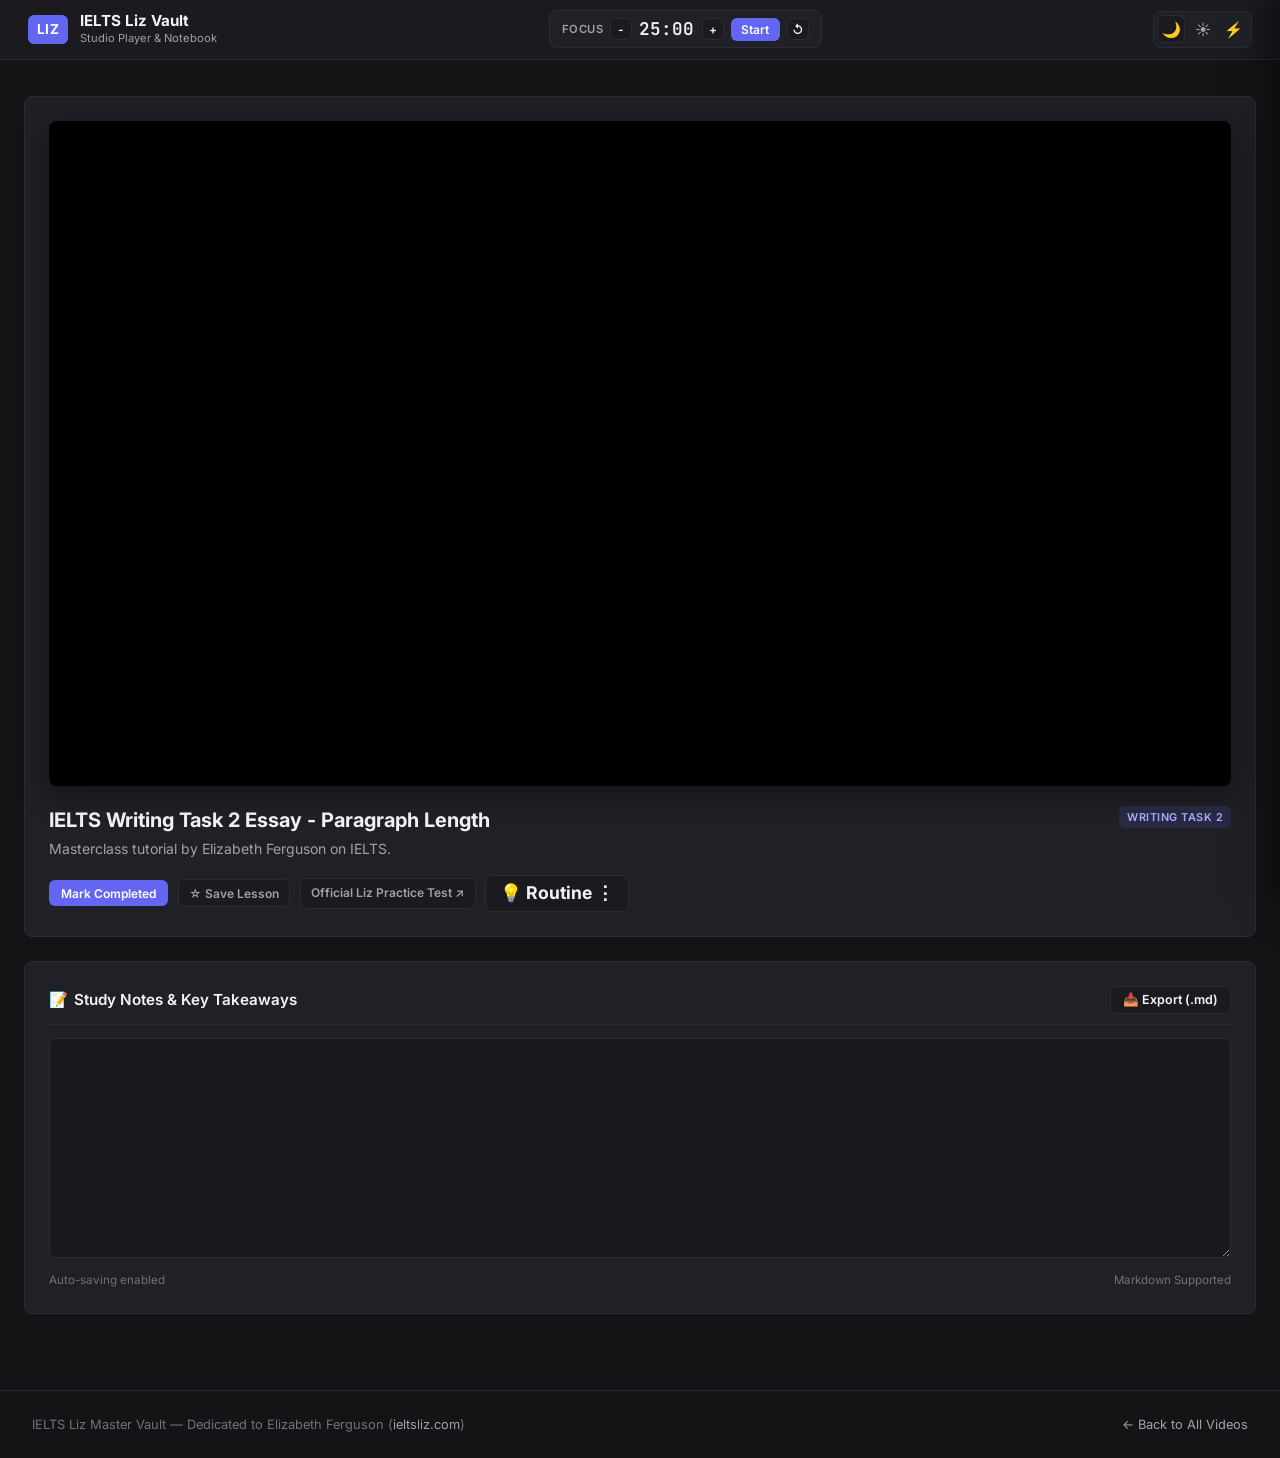
<file: player.html>
<!DOCTYPE html>
<html lang="en" data-theme="dark">
<head>
  <meta charset="UTF-8">
  <meta name="viewport" content="width=device-width, initial-scale=1.0">
  <title>IELTS Liz Studio Player & Smart Study Notebook</title>
  <link rel="preconnect" href="https://fonts.googleapis.com">
  <link rel="preconnect" href="https://fonts.gstatic.com" crossorigin>
  <link href="https://fonts.googleapis.com/css2?family=Inter:wght@400;500;600;700&family=JetBrains+Mono:wght@400;500;600&display=swap" rel="stylesheet">
  <link rel="icon" type="image/svg+xml" href="favicon.svg">
  <link rel="stylesheet" href="style.css">
</head>
<body>

  <!-- TOPBAR -->
  <header class="topbar">
    <div class="brand-wrapper">
      <a href="index.html" class="brand-wrapper">
        <div class="brand-badge">LIZ</div>
        <div>
          <div class="brand-title">IELTS Liz Vault</div>
          <span class="brand-subtitle">Studio Player & Notebook</span>
        </div>
      </a>
    </div>

    <!-- POMODORO TIMER -->
    <div class="timer-widget">
      <span class="timer-tag">Focus</span>
      <button class="timer-step-btn" onclick="adjustTime(-1)">-</button>
      <span class="timer-digits" id="timerDisplay">25:00</span>
      <button class="timer-step-btn" onclick="adjustTime(1)">+</button>
      <button class="timer-action-btn" id="startBtn" onclick="toggleTimer()">Start</button>
      <button class="timer-step-btn" onclick="resetTimer()">↺</button>
    </div>

    <!-- THEME SWITCHER -->
    <div class="theme-switch">
      <button class="theme-btn active" data-theme-val="dark" onclick="setTheme('dark')" title="Dark Mode">🌙</button>
      <button class="theme-btn" data-theme-val="light" onclick="setTheme('light')" title="Light Mode">☀️</button>
      <button class="theme-btn" data-theme-val="cyberpunk" onclick="setTheme('cyberpunk')" title="Cyberpunk Mode">⚡</button>
    </div>
  </header>

  <!-- MAIN WRAPPER -->
  <main class="main-wrapper player-page-wrapper">

    <!-- STUDIO THEATER & STACKED NOTEBOOK -->
    <div class="studio-theater-stack">

      <!-- 1. CINEMA VIDEO PLAYER PANE -->
      <div class="player-pane-box">
        <div class="video-embed-wrapper">
          <iframe 
            id="videoIframe"
            src="about:blank" 
            title="IELTS Liz Tutorial" 
            allow="accelerometer; autoplay; clipboard-write; encrypted-media; gyroscope; picture-in-picture" 
            allowfullscreen>
          </iframe>
        </div>

        <div>
          <div class="player-meta-row">
            <div>
              <h1 id="playerVideoTitle" style="font-size:1.25rem; font-weight:700; line-height:1.4; margin-bottom:0.25rem;">Loading Video...</h1>
              <p id="playerVideoDesc" style="font-size:0.875rem; color:var(--text-muted); line-height:1.5;">
                Lesson details and instructions by Elizabeth Ferguson.
              </p>
            </div>
            <span id="playerCategoryTag" class="badge-tag">Tutorial</span>
          </div>

          <div class="player-actions-toolbar" style="margin-top:1rem;">
            <button id="markCompletedBtn" class="primary-card-btn" onclick="toggleCurrentVideoCompleted()">
              Mark Completed
            </button>
            <button id="saveBookmarkBtn" class="secondary-card-btn" onclick="toggleCurrentVideoBookmark()">
              ☆ Save Lesson
            </button>
            <a id="lizOfficialLink" href="https://ieltsliz.com" target="_blank" rel="noopener noreferrer" class="secondary-card-btn" style="text-decoration:none;">
              Official Liz Practice Test ↗
            </a>
            <button id="routineDrawerBtn" class="three-dots-btn" onclick="toggleRoutineDrawer()" title="Recommended Practice Routine">
              💡 Routine ⋮
            </button>
          </div>
        </div>
      </div>

      <!-- 2. SMART STUDY NOTEBOOK (BELOW VIDEO) -->
      <div class="notes-pane-box">
        <div class="notes-header-row">
          <div class="notes-title-text">
            <span>📝</span>
            <span>Study Notes & Key Takeaways</span>
          </div>
          <button class="export-btn" onclick="exportCurrentNotes()">📥 Export (.md)</button>
        </div>

        <textarea 
          id="studyNotesEditor" 
          class="notes-textarea-field" 
          placeholder="# Key Takeaways & Vocabulary...&#10;- Write notes as you listen to Liz&#10;- Auto-saves instantly in your browser storage">
        </textarea>

        <div class="notes-footer-row">
          <span id="noteSavedIndicator">Auto-saving enabled</span>
          <span>Markdown Supported</span>
        </div>
      </div>

    </div>

  </main>

  <!-- PRACTICE ROUTINE OFFCANVAS DRAWER -->
  <div id="routineBackdrop" class="drawer-backdrop" onclick="toggleRoutineDrawer()"></div>
  <aside id="routineDrawer" class="routine-drawer-panel" aria-label="Practice Routine">
    <div class="drawer-header">
      <div class="drawer-title">
        <span>💡</span>
        <span>Liz's Practice Routine</span>
      </div>
      <button class="drawer-close-btn" onclick="toggleRoutineDrawer()" title="Close Drawer">✕</button>
    </div>
    <div class="drawer-body">
      <h3 style="font-size:1.05rem; font-weight:700; margin-bottom:0.75rem; color:var(--text-main);">
        3-Step Active Learning Framework
      </h3>
      <p style="color:var(--text-muted); font-size:0.875rem; margin-bottom:1.25rem; line-height:1.5;">
        To maximize your band score improvement from this tutorial, Elizabeth Ferguson recommends this proven 3-step active study routine:
      </p>
      
      <div style="display:flex; flex-direction:column; gap:1rem;">
        <div style="background:var(--bg-card); border:1px solid var(--border-subtle); padding:1rem; border-radius:var(--radius-md);">
          <div style="font-weight:700; font-size:0.9rem; color:var(--accent-tag-text); margin-bottom:0.35rem;">
            Step 1: Active Listening
          </div>
          <div style="font-size:0.83rem; color:var(--text-muted); line-height:1.5;">
            Watch the video once without pausing. Focus on Elizabeth's explanations of the examiner marking criteria and common candidate traps.
          </div>
        </div>

        <div style="background:var(--bg-card); border:1px solid var(--border-subtle); padding:1rem; border-radius:var(--radius-md);">
          <div style="font-weight:700; font-size:0.9rem; color:var(--accent-tag-text); margin-bottom:0.35rem;">
            Step 2: Synthesize in Notes
          </div>
          <div style="font-size:0.83rem; color:var(--text-muted); line-height:1.5;">
            Use the Smart Notebook directly below the video player to write down key paraphrases, collocations, and grammatical structures.
          </div>
        </div>

        <div style="background:var(--bg-card); border:1px solid var(--border-subtle); padding:1rem; border-radius:var(--radius-md);">
          <div style="font-weight:700; font-size:0.9rem; color:var(--accent-tag-text); margin-bottom:0.35rem;">
            Step 3: Direct Application
          </div>
          <div style="font-size:0.83rem; color:var(--text-muted); line-height:1.5;">
            Open the official lesson link on <a href="https://ieltsliz.com" target="_blank" rel="noopener noreferrer" style="color:var(--accent); text-decoration:underline;">ieltsliz.com</a> and complete the accompanying practice questions or model essay analysis immediately.
          </div>
        </div>
      </div>

      <div style="margin-top:1.5rem; padding-top:1.25rem; border-top:1px solid var(--border-subtle);">
        <button class="primary-card-btn" style="width:100%; justify-content:center; text-align:center;" onclick="toggleRoutineDrawer()">
          ✓ Got it, Back to Lesson
        </button>
      </div>
    </div>
  </aside>

  <!-- FOOTER -->
  <footer class="site-footer">
    <div>
      IELTS Liz Master Vault — Dedicated to Elizabeth Ferguson (<a href="https://ieltsliz.com" target="_blank">ieltsliz.com</a>)
    </div>
    <div>
      <a href="all-videos.html">← Back to All Videos</a>
    </div>
  </footer>

  <script src="videos_data.js"></script>
  <script src="app.js"></script>
  <script>
    let currentVideoId = 'y9Gn6aVRqaI';

    function initPlayer() {
      const urlParams = new URLSearchParams(window.location.search);
      const vidParam = urlParams.get('v');
      
      if (vidParam) {
        currentVideoId = vidParam;
      } else if (typeof LIZ_DATA !== 'undefined' && LIZ_DATA.videos.length > 0) {
        currentVideoId = LIZ_DATA.videos[0].id;
      }

      // Load video details
      let videoObj = null;
      if (typeof LIZ_DATA !== 'undefined') {
        videoObj = LIZ_DATA.videos.find(v => v.id === currentVideoId);
      }

      const iframe = document.getElementById('videoIframe');
      const titleEl = document.getElementById('playerVideoTitle');
      const descEl = document.getElementById('playerVideoDesc');
      const catEl = document.getElementById('playerCategoryTag');
      const lizLink = document.getElementById('lizOfficialLink');

      iframe.src = `https://www.youtube-nocookie.com/embed/${currentVideoId}?autoplay=1&rel=0&playsinline=1`;

      if (videoObj) {
        titleEl.innerText = videoObj.title;
        descEl.innerText = videoObj.description || 'Masterclass tutorial by Elizabeth Ferguson on IELTS.';
        catEl.innerText = videoObj.category || 'Tutorial';
        document.title = `${videoObj.title} — IELTS Liz Studio Player`;
        
        if (typeof getLizModuleUrl === 'function') {
          lizLink.href = getLizModuleUrl(videoObj.category, videoObj.title);
        } else {
          lizLink.href = 'https://ieltsliz.com';
        }
      }

      updatePlayerActionButtons();
      initNoteTaker(currentVideoId);
    }

    function updatePlayerActionButtons() {
      const completeBtn = document.getElementById('markCompletedBtn');
      const saveBtn = document.getElementById('saveBookmarkBtn');
      
      const isWatched = watchedVideos.includes(currentVideoId);
      const isSaved = bookmarkedItems.includes(currentVideoId);

      if (completeBtn) {
        completeBtn.innerText = isWatched ? '✅ Completed' : 'Mark Completed';
        completeBtn.style.background = isWatched ? 'var(--success)' : 'var(--accent)';
      }

      if (saveBtn) {
        saveBtn.innerText = isSaved ? '★ Saved' : '☆ Save Lesson';
        saveBtn.classList.toggle('active', isSaved);
      }
    }

    function toggleCurrentVideoCompleted() {
      toggleVideoWatched(currentVideoId, null);
      updatePlayerActionButtons();
    }

    function toggleCurrentVideoBookmark() {
      toggleBookmark(currentVideoId, null);
      updatePlayerActionButtons();
    }

    function exportCurrentNotes() {
      exportNotes(`IELTS_Liz_${currentVideoId}_Notes.md`);
    }

    function toggleRoutineDrawer() {
      const drawer = document.getElementById('routineDrawer');
      const backdrop = document.getElementById('routineBackdrop');
      if (drawer && backdrop) {
        const isActive = drawer.classList.contains('active');
        drawer.classList.toggle('active', !isActive);
        backdrop.classList.toggle('active', !isActive);
        document.body.style.overflow = !isActive ? 'hidden' : '';
      }
    }

    // Keyboard shortcut to close drawer
    document.addEventListener('keydown', (e) => {
      if (e.key === 'Escape') {
        const drawer = document.getElementById('routineDrawer');
        if (drawer && drawer.classList.contains('active')) {
          toggleRoutineDrawer();
        }
      }
    });

    document.addEventListener('DOMContentLoaded', () => {
      initPlayer();
    });
  </script>
</body>
</html>
</file>
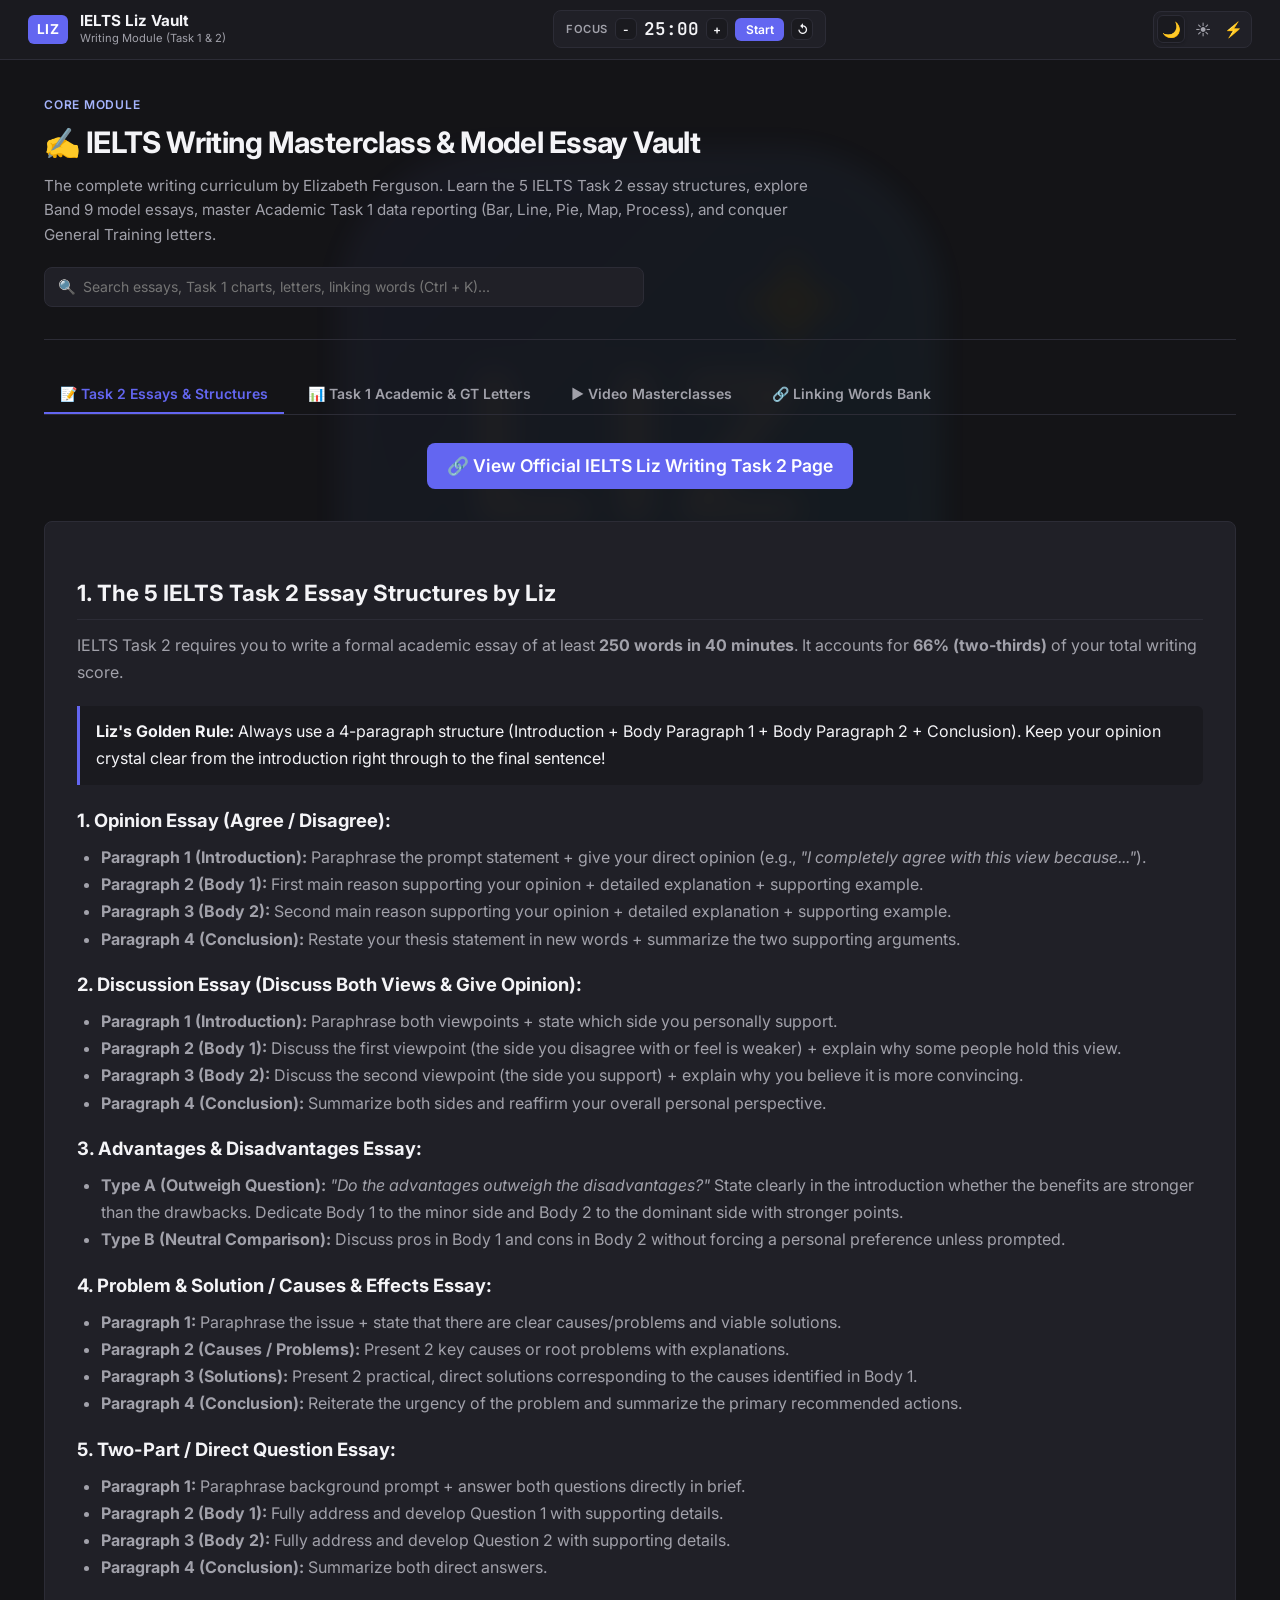
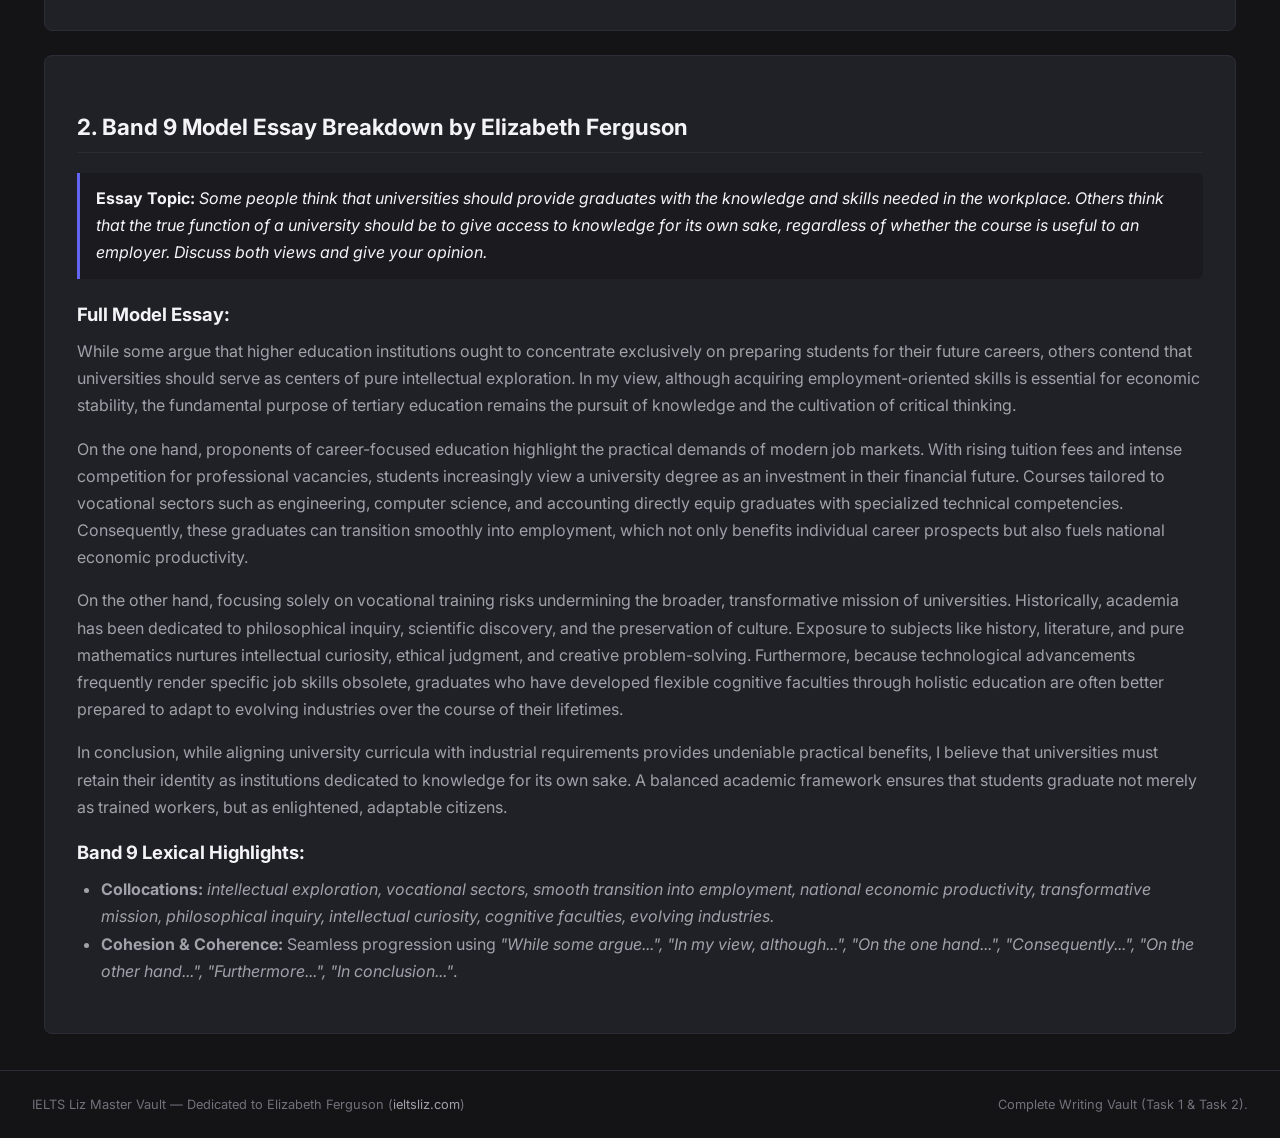
<file: writing.html>
<!DOCTYPE html>
<html lang="en" data-theme="dark">
<head>
  <meta charset="UTF-8">
  <meta name="viewport" content="width=device-width, initial-scale=1.0">
  <title>IELTS Writing Task 1 & Task 2 Master Vault — IELTS Liz</title>
  <link rel="preconnect" href="https://fonts.googleapis.com">
  <link rel="preconnect" href="https://fonts.gstatic.com" crossorigin>
  <link href="https://fonts.googleapis.com/css2?family=Inter:wght@400;500;600;700&family=JetBrains+Mono:wght@400;500;600&display=swap" rel="stylesheet">
  <link rel="icon" type="image/svg+xml" href="favicon.svg">
  <link rel="stylesheet" href="style.css">
</head>
<body>

  <!-- TOPBAR -->
  <header class="topbar">
    <div class="brand-wrapper">
      <a href="index.html" class="brand-wrapper">
        <div class="brand-badge">LIZ</div>
        <div>
          <div class="brand-title">IELTS Liz Vault</div>
          <span class="brand-subtitle">Writing Module (Task 1 & 2)</span>
        </div>
      </a>
    </div>

    <!-- POMODORO TIMER -->
    <div class="timer-widget">
      <span class="timer-tag">Focus</span>
      <button class="timer-step-btn" onclick="adjustTime(-1)">-</button>
      <span class="timer-digits" id="timerDisplay">25:00</span>
      <button class="timer-step-btn" onclick="adjustTime(1)">+</button>
      <button class="timer-action-btn" id="startBtn" onclick="toggleTimer()">Start</button>
      <button class="timer-step-btn" onclick="resetTimer()">↺</button>
    </div>

    <!-- THEME SWITCHER -->
    <div class="theme-switch">
      <button class="theme-btn active" data-theme-val="dark" onclick="setTheme('dark')" title="Dark Mode">🌙</button>
      <button class="theme-btn" data-theme-val="light" onclick="setTheme('light')" title="Light Mode">☀️</button>
      <button class="theme-btn" data-theme-val="cyberpunk" onclick="setTheme('cyberpunk')" title="Cyberpunk Mode">⚡</button>
    </div>
  </header>

  <!-- MAIN WRAPPER -->
  <main class="main-wrapper">

    <!-- HERO -->
    <section class="hero-header">
      <div class="hero-label">Core Module</div>
      <h1 class="hero-title">✍️ IELTS Writing Masterclass & Model Essay Vault</h1>
      <p class="hero-description">
        The complete writing curriculum by Elizabeth Ferguson. Learn the 5 IELTS Task 2 essay structures, explore Band 9 model essays, master Academic Task 1 data reporting (Bar, Line, Pie, Map, Process), and conquer General Training letters.
      </p>

      <div class="search-bar-wrap">
        <span class="search-icon-symbol">🔍</span>
        <input type="text" class="search-input-field" placeholder="Search essays, Task 1 charts, letters, linking words (Ctrl + K)...">
      </div>
    </section>

    <!-- TABS BAR -->
    <div class="subpage-tabs-bar">
      <button class="subpage-tab-btn active" onclick="switchTab('task2')">📝 Task 2 Essays & Structures</button>
      <button class="subpage-tab-btn" onclick="switchTab('task1')">📊 Task 1 Academic & GT Letters</button>
      <button class="subpage-tab-btn" onclick="switchTab('videos')">▶️ Video Masterclasses</button>
      <button class="subpage-tab-btn" onclick="switchTab('linking')">🔗 Linking Words Bank</button>
    </div>

    <!-- TAB 1: TASK 2 ESSAYS & STRUCTURES -->
    <div id="tab-task2" class="tab-content-pane">
      <div class="official-link-wrapper" style="text-align: center; margin-bottom: 2rem;">
        <a href="https://ieltsliz.com/ielts-writing-task-2/" target="_blank" class="primary-card-btn" style="display: inline-block; padding: 10px 20px; font-weight: 600; font-size: 1.1rem; text-decoration: none; border-radius: 8px;">🔗 View Official IELTS Liz Writing Task 2 Page</a>
      </div>
      
      <!-- ESSAY STRUCTURE GUIDE -->
      <article class="article-reader-box" id="wri_m1">
        <h2>1. The 5 IELTS Task 2 Essay Structures by Liz</h2>
        <p>
          IELTS Task 2 requires you to write a formal academic essay of at least <strong>250 words in 40 minutes</strong>. It accounts for <strong>66% (two-thirds)</strong> of your total writing score.
        </p>
        <blockquote>
          <strong>Liz's Golden Rule:</strong> Always use a 4-paragraph structure (Introduction + Body Paragraph 1 + Body Paragraph 2 + Conclusion). Keep your opinion crystal clear from the introduction right through to the final sentence!
        </blockquote>

        <h3>1. Opinion Essay (Agree / Disagree):</h3>
        <ul>
          <li><strong>Paragraph 1 (Introduction):</strong> Paraphrase the prompt statement + give your direct opinion (e.g., <em>"I completely agree with this view because..."</em>).</li>
          <li><strong>Paragraph 2 (Body 1):</strong> First main reason supporting your opinion + detailed explanation + supporting example.</li>
          <li><strong>Paragraph 3 (Body 2):</strong> Second main reason supporting your opinion + detailed explanation + supporting example.</li>
          <li><strong>Paragraph 4 (Conclusion):</strong> Restate your thesis statement in new words + summarize the two supporting arguments.</li>
        </ul>

        <h3>2. Discussion Essay (Discuss Both Views & Give Opinion):</h3>
        <ul>
          <li><strong>Paragraph 1 (Introduction):</strong> Paraphrase both viewpoints + state which side you personally support.</li>
          <li><strong>Paragraph 2 (Body 1):</strong> Discuss the first viewpoint (the side you disagree with or feel is weaker) + explain why some people hold this view.</li>
          <li><strong>Paragraph 3 (Body 2):</strong> Discuss the second viewpoint (the side you support) + explain why you believe it is more convincing.</li>
          <li><strong>Paragraph 4 (Conclusion):</strong> Summarize both sides and reaffirm your overall personal perspective.</li>
        </ul>

        <h3>3. Advantages & Disadvantages Essay:</h3>
        <ul>
          <li><strong>Type A (Outweigh Question):</strong> <em>"Do the advantages outweigh the disadvantages?"</em> State clearly in the introduction whether the benefits are stronger than the drawbacks. Dedicate Body 1 to the minor side and Body 2 to the dominant side with stronger points.</li>
          <li><strong>Type B (Neutral Comparison):</strong> Discuss pros in Body 1 and cons in Body 2 without forcing a personal preference unless prompted.</li>
        </ul>

        <h3>4. Problem & Solution / Causes & Effects Essay:</h3>
        <ul>
          <li><strong>Paragraph 1:</strong> Paraphrase the issue + state that there are clear causes/problems and viable solutions.</li>
          <li><strong>Paragraph 2 (Causes / Problems):</strong> Present 2 key causes or root problems with explanations.</li>
          <li><strong>Paragraph 3 (Solutions):</strong> Present 2 practical, direct solutions corresponding to the causes identified in Body 1.</li>
          <li><strong>Paragraph 4 (Conclusion):</strong> Reiterate the urgency of the problem and summarize the primary recommended actions.</li>
        </ul>

        <h3>5. Two-Part / Direct Question Essay:</h3>
        <ul>
          <li><strong>Paragraph 1:</strong> Paraphrase background prompt + answer both questions directly in brief.</li>
          <li><strong>Paragraph 2 (Body 1):</strong> Fully address and develop Question 1 with supporting details.</li>
          <li><strong>Paragraph 3 (Body 2):</strong> Fully address and develop Question 2 with supporting details.</li>
          <li><strong>Paragraph 4 (Conclusion):</strong> Summarize both direct answers.</li>
        </ul>
      </article>

      <!-- BAND 9 SAMPLE ESSAY -->
      <article class="article-reader-box" id="wri_m2">
        <h2>2. Band 9 Model Essay Breakdown by Elizabeth Ferguson</h2>
        <blockquote>
          <strong>Essay Topic:</strong> <em>Some people think that universities should provide graduates with the knowledge and skills needed in the workplace. Others think that the true function of a university should be to give access to knowledge for its own sake, regardless of whether the course is useful to an employer. Discuss both views and give your opinion.</em>
        </blockquote>

        <h3>Full Model Essay:</h3>
        <p>
          While some argue that higher education institutions ought to concentrate exclusively on preparing students for their future careers, others contend that universities should serve as centers of pure intellectual exploration. In my view, although acquiring employment-oriented skills is essential for economic stability, the fundamental purpose of tertiary education remains the pursuit of knowledge and the cultivation of critical thinking.
        </p>
        <p>
          On the one hand, proponents of career-focused education highlight the practical demands of modern job markets. With rising tuition fees and intense competition for professional vacancies, students increasingly view a university degree as an investment in their financial future. Courses tailored to vocational sectors such as engineering, computer science, and accounting directly equip graduates with specialized technical competencies. Consequently, these graduates can transition smoothly into employment, which not only benefits individual career prospects but also fuels national economic productivity.
        </p>
        <p>
          On the other hand, focusing solely on vocational training risks undermining the broader, transformative mission of universities. Historically, academia has been dedicated to philosophical inquiry, scientific discovery, and the preservation of culture. Exposure to subjects like history, literature, and pure mathematics nurtures intellectual curiosity, ethical judgment, and creative problem-solving. Furthermore, because technological advancements frequently render specific job skills obsolete, graduates who have developed flexible cognitive faculties through holistic education are often better prepared to adapt to evolving industries over the course of their lifetimes.
        </p>
        <p>
          In conclusion, while aligning university curricula with industrial requirements provides undeniable practical benefits, I believe that universities must retain their identity as institutions dedicated to knowledge for its own sake. A balanced academic framework ensures that students graduate not merely as trained workers, but as enlightened, adaptable citizens.
        </p>

        <h3>Band 9 Lexical Highlights:</h3>
        <ul>
          <li><strong>Collocations:</strong> <em>intellectual exploration, vocational sectors, smooth transition into employment, national economic productivity, transformative mission, philosophical inquiry, intellectual curiosity, cognitive faculties, evolving industries.</em></li>
          <li><strong>Cohesion & Coherence:</strong> Seamless progression using <em>"While some argue...", "In my view, although...", "On the one hand...", "Consequently...", "On the other hand...", "Furthermore...", "In conclusion..."</em>.</li>
        </ul>
      </article>

    </div>

    <!-- TAB 2: TASK 1 ACADEMIC & GT LETTERS -->
    <div id="tab-task1" class="tab-content-pane" style="display:none;">
      <div class="official-link-wrapper" style="text-align: center; margin-bottom: 2rem;">
        <a href="https://ieltsliz.com/ielts-writing-task-1-lessons-and-tips/" target="_blank" class="primary-card-btn" style="display: inline-block; padding: 10px 20px; font-weight: 600; font-size: 1.1rem; text-decoration: none; border-radius: 8px;">🔗 View Official IELTS Liz Writing Task 1 Page</a>
      </div>
      
      <article class="article-reader-box" id="wri_m3">
        <h2>1. Academic Writing Task 1: Essential Reporting Rules</h2>
        <p>
          Academic Task 1 requires you to write a factual report of at least <strong>150 words in 20 minutes</strong> describing visual information (Bar Chart, Line Graph, Pie Chart, Table, Map, or Process Diagram).
        </p>
        <blockquote>
          <strong>Liz's Rule:</strong> You MUST write an Overview paragraph identifying the 2 or 3 most significant overall trends or features. If you do not include an overview, your maximum score for Task Achievement is capped at Band 5!
        </blockquote>
        <h3>The 4-Paragraph Task 1 Formula:</h3>
        <ol>
          <li><strong>Paragraph 1 (Introduction):</strong> Paraphrase the prompt title (e.g., <em>"The line graph illustrates changes in the consumption of three types of meat in the UK between 1979 and 2004."</em>).</li>
          <li><strong>Paragraph 2 (Overview):</strong> State the main overall trends without specific figures (e.g., <em>"Overall, while the consumption of chicken saw a marked upward trend, beef and lamb experienced substantial declines over the period shown."</em>).</li>
          <li><strong>Paragraph 3 (Body 1):</strong> Group similar categories together and provide precise data comparison (highest points, beginning vs end values).</li>
          <li><strong>Paragraph 4 (Body 2):</strong> Group remaining categories and highlight points of intersection, lowest figures, and contrasting trends.</li>
        </ol>
      </article>

      <article class="article-reader-box" id="wri_m5">
        <h2>2. General Training Writing Task 1: Letter Writing Mastery</h2>
        <p>
          General Training candidates must write a letter in response to a given situation covering 3 specific bullet points in 150 words.
        </p>
        <h3>Letter Types & Tone:</h3>
        <ul>
          <li><strong>Formal Letter (To someone you don't know, e.g., Manager, Landlord):</strong>
            <br><em>Salutation:</em> Dear Sir or Madam, / Dear Mr. Johnson,
            <br><em>Opening:</em> I am writing to express my dissatisfaction with... / I am writing to inquire about...
            <br><em>Sign-off:</em> Yours faithfully, (if name unknown) / Yours sincerely, (if name known)
          </li>
          <li><strong>Semi-Formal Letter (To a colleague, neighbor, or acquaintance):</strong>
            <br><em>Salutation:</em> Dear Mr. Davis, / Dear Mrs. Smith,
            <br><em>Tone:</em> Polite, professional yet personal.
            <br><em>Sign-off:</em> Warm regards, / Best regards,
          </li>
          <li><strong>Informal Letter (To a close friend or family member):</strong>
            <br><em>Salutation:</em> Dear Alex, / Hi Sarah,
            <br><em>Opening:</em> Hope you are doing well! It was great to hear from you...
            <br><em>Sign-off:</em> All the best, / See you soon,
          </li>
        </ul>
      </article>

    </div>

    <!-- TAB 3: VIDEOS (Task 1 & Task 2 separated) -->
    <div id="tab-videos" class="tab-content-pane" style="display:none;">

      <!-- Sub-filter buttons for Task 1 / Task 2 -->
      <div class="results-info-bar" style="margin-top:0.5rem; flex-wrap:wrap; gap:0.75rem;">
        <div style="display:flex; gap:0.5rem; flex-wrap:wrap;">
          <button id="vidSubTab-task1" class="secondary-card-btn active" onclick="switchVideoSubTab('task1')" style="font-size:0.82rem;">📊 Task 1 Videos</button>
          <button id="vidSubTab-task2" class="secondary-card-btn" onclick="switchVideoSubTab('task2')" style="font-size:0.82rem;">📝 Task 2 Videos</button>
          <button id="vidSubTab-all" class="secondary-card-btn" onclick="switchVideoSubTab('all')" style="font-size:0.82rem;">📚 All Writing Videos</button>
        </div>
        <div style="display:flex; align-items:center; gap:0.5rem;">
          <span class="results-count-badge" id="writingCountDisplay">Writing Masterclasses</span>
        </div>
        <div class="sort-bar-wrap">
          <label for="writingSortSelect" class="sort-label">⚡ Sort:</label>
          <div class="sort-select-wrapper">
            <select id="writingSortSelect" class="sort-select-dropdown" onchange="renderWritingVideos(null, this.value)">
              <option value="default">✨ Default Order</option>
              <option value="zayed-plan">👑 Zayed's Master Plan</option>
              <option value="index-asc">📅 Oldest First</option>
              <option value="index-desc">🆕 Latest / Newest First</option>
              <option value="duration-asc">⏱️ Shortest First</option>
              <option value="duration-desc">⏳ Longest First</option>
              <option value="title-asc">🔤 Title: A → Z</option>
              <option value="title-desc">🔤 Title: Z → A</option>
              <option value="unwatched">🎯 Incomplete First</option>
              <option value="completed">✅ Completed First</option>
              <option value="saved">⭐ Saved First</option>
            </select>
          </div>
        </div>
      </div>

      <div class="content-items-grid" id="writingVideosGrid">
        <!-- Injected via JavaScript from LIZ_DATA -->
      </div>
    </div>


    <!-- TAB 4: LINKING WORDS BANK -->
    <div id="tab-linking" class="tab-content-pane" style="display:none;">
      <article class="article-reader-box" id="wri_m6">
        <h2>🔗 Linking Words & Cohesive Devices Bank by Liz</h2>
        <p>Cohesion and Coherence accounts for 25% of your IELTS Writing score. Use varied linking devices appropriately:</p>
        
        <h3>1. Introducing Examples:</h3>
        <ul>
          <li><em>For instance, / For example,</em></li>
          <li><em>A pertinent illustration of this is...</em></li>
          <li><em>To exemplify this point, ...</em></li>
          <li><em>Such as / Namely</em></li>
        </ul>

        <h3>2. Contrasting Ideas:</h3>
        <ul>
          <li><em>On the other hand, / In contrast,</em></li>
          <li><em>However, / Nevertheless, / Nonetheless,</em></li>
          <li><em>While / Whereas / Although...</em></li>
          <li><em>Conversely, ...</em></li>
        </ul>

        <h3>3. Adding Further Support:</h3>
        <ul>
          <li><em>Furthermore, / In addition, / Moreover,</em></li>
          <li><em>Not only... but also...</em></li>
          <li><em>Additionally, / What is more,</em></li>
        </ul>

        <h3>4. Cause & Effect / Results:</h3>
        <ul>
          <li><em>As a consequence, / Consequently,</em></li>
          <li><em>Therefore, / Thus, / Hence,</em></li>
          <li><em>This results in... / This leads to...</em></li>
        </ul>

        <h3>5. Concluding Statements:</h3>
        <ul>
          <li><em>In conclusion, / To sum up,</em></li>
          <li><em>Overall, / On balance,</em></li>
          <li><em>Taking everything into consideration, ...</em></li>
        </ul>
      </article>
    </div>

  </main>

  <!-- FOOTER -->
  <footer class="site-footer">
    <div>
      IELTS Liz Master Vault — Dedicated to Elizabeth Ferguson (<a href="https://ieltsliz.com" target="_blank">ieltsliz.com</a>)
    </div>
    <div>
      Complete Writing Vault (Task 1 & Task 2).
    </div>
  </footer>

  <script src="blogs_data.js"></script>
  <script src="videos_data.js"></script>
  <script src="app.js"></script>
  <script>
    function switchTab(tabName) {
      document.querySelectorAll('.subpage-tab-btn').forEach(btn => btn.classList.remove('active'));
      document.querySelectorAll('.tab-content-pane').forEach(pane => pane.style.display = 'none');
      
      const activeBtn = Array.from(document.querySelectorAll('.subpage-tab-btn')).find(b => b.innerText.toLowerCase().includes(tabName));
      if (activeBtn) activeBtn.classList.add('active');
      
      const pane = document.getElementById('tab-' + tabName);
      if (pane) pane.style.display = 'block';
    }

    let currentWritingSort = 'default';
    let currentVideoSubTab = 'task1'; // 'task1' | 'task2' | 'all'

    function switchVideoSubTab(subTab) {
      currentVideoSubTab = subTab;
      // Update button active states
      ['task1', 'task2', 'all'].forEach(t => {
        const btn = document.getElementById('vidSubTab-' + t);
        if (btn) btn.classList.toggle('active', t === subTab);
      });
      renderWritingVideos(subTab, null);
    }

    function renderWritingVideos(subTabArg, sortVal) {
      if (subTabArg !== null && subTabArg !== undefined) currentVideoSubTab = subTabArg;
      if (sortVal !== null && sortVal !== undefined) currentWritingSort = sortVal;

      const grid = document.getElementById('writingVideosGrid');
      const countEl = document.getElementById('writingCountDisplay');
      if (!grid || typeof LIZ_DATA === 'undefined') return;

      let writingVideos;
      if (currentVideoSubTab === 'task1') {
        // Strictly: category == 'Writing Task 1'
        writingVideos = LIZ_DATA.videos.filter(v => v.category === 'Writing Task 1');
      } else if (currentVideoSubTab === 'task2') {
        // Strictly: category == 'Writing Task 2' plus related grammar/strategy
        writingVideos = LIZ_DATA.videos.filter(v =>
          v.category === 'Writing Task 2' ||
          v.category === 'Writing Grammar' ||
          v.category === 'Writing Strategy' ||
          v.category === 'Writing Exam Rules'
        );
      } else {
        // 'all': all writing module videos
        writingVideos = LIZ_DATA.videos.filter(v => v.module === 'writing');
      }

      writingVideos = sortVideoList(writingVideos, currentWritingSort);

      const subTabLabel = currentVideoSubTab === 'task1' ? 'Task 1' :
                          currentVideoSubTab === 'task2' ? 'Task 2' : 'All Writing';
      if (countEl) {
        countEl.innerText = `Showing ${writingVideos.length} ${subTabLabel} Masterclasses`;
      }

      if (writingVideos.length === 0) {
        grid.innerHTML = `<div style="grid-column:1/-1; text-align:center; padding:3rem; color:var(--text-muted);">No videos found for this selection.</div>`;
        return;
      }

      grid.innerHTML = writingVideos.map(v => {
        const isWatched = watchedVideos.includes(v.id);
        const isSaved = bookmarkedItems.includes(v.id);
        return `
          <div class="video-entry-card">
            <div>
              <div class="entry-thumb-wrapper">
                <img src="https://img.youtube.com/vi/${v.id}/mqdefault.jpg" alt="${v.title}" class="entry-thumb-img" loading="lazy">
                <span class="entry-duration-tag">${v.duration || 'Video'}</span>
              </div>
              <h3 class="entry-card-title">${v.title}</h3>
              <p class="entry-card-desc">${v.description || 'Masterclass tutorial by Elizabeth Ferguson on IELTS writing.'}</p>
            </div>
            <div class="entry-card-actions">
              <a href="player.html?v=${v.id}" class="primary-card-btn">▶ Watch & Notes</a>
              <button class="secondary-card-btn ${isWatched ? 'active' : ''}" onclick="toggleVideoWatched('${v.id}', this)">${isWatched ? '✅ Completed' : 'Mark Done'}</button>
              <button class="secondary-card-btn ${isSaved ? 'active' : ''}" onclick="toggleBookmark('${v.id}', this);">${isSaved ? '★ Saved' : '☆ Save'}</button>
              <a href="${getLizModuleUrl(v.category, v.title)}" target="_blank" rel="noopener noreferrer" class="secondary-card-btn" style="text-decoration:none;" title="Open official IELTS Liz module lessons">🔗 Liz Page ↗</a>
            </div>
          </div>
        `;
      }).join('');
    }

    // Render writing videos
    document.addEventListener('DOMContentLoaded', () => {
      renderWritingVideos('task1', 'default');

      
      // Render blogs
      const blogGrid = document.getElementById('blogsGrid');
      if (blogGrid && typeof LIZ_BLOGS !== 'undefined') {
        const blogs = LIZ_BLOGS['writing'];
        blogGrid.innerHTML = blogs.map(b => {
          const isWatched = completedBlogs.includes(b.id);
          const isSaved = bookmarkedItems.includes(b.id);
          return `
            <div class="video-entry-card">
              <div>
                <div class="entry-thumb-wrapper" style="background: var(--surface-hover); aspect-ratio: 16/9; display: flex; align-items: center; justify-content: center; font-size: 3rem; color: var(--primary);">
                  📄
                  <span class="entry-duration-tag">Article</span>
                </div>
                <h3 class="entry-card-title">${b.title}</h3>
                <p class="entry-card-desc">${b.category}</p>
              </div>
              <div class="entry-card-actions">
                <a href="${b.url}" target="_blank" class="primary-card-btn">🔗 Read on IELTS Liz</a>
                <button class="secondary-card-btn ${isWatched ? 'active' : ''}" onclick="toggleBlogCompleted('${b.id}', this)">${isWatched ? '✅ Completed' : 'Mark Read'}</button>
                <button class="secondary-card-btn ${isSaved ? 'active' : ''}" onclick="toggleBookmark('${b.id}', this)">${isSaved ? '★ Saved' : '☆ Save'}</button>
              </div>
            </div>
          `;
        }).join('');
      }

      // Check URL hash
      if (window.location.hash.includes('videos') || window.location.hash.includes('task1-videos') || window.location.hash.includes('task2-videos')) {
        switchTab('videos');
      } else if (window.location.hash.includes('task1')) {
        switchTab('task1');
      } else if (window.location.hash.includes('linking')) {
        switchTab('linking');
      }
    });
  </script>
</body>
</html>
</file>
<file: style.css>
/* ==========================================================================
   IELTS LIZ MASTER VAULT — CORE DESIGN SYSTEM (CSS)
   Clean, Minimalist, Professional Academic Interface
   Themes: Dark (Default), Light, Cyberpunk
   ========================================================================== */

:root {
  /* Dark Theme (NeetCode Style Neutral Matte Charcoal & Indigo) */
  --bg-base: #141417;
  --bg-surface: #1a1a1f;
  --bg-card: #202027;
  --bg-card-hover: #282832;
  --bg-input: #18181d;
  
  --border-subtle: #2c2c36;
  --border-hover: #40404f;
  --border-focus: #6366f1;
  
  --text-main: #f4f4f7;
  --text-muted: #a1a1aa;
  --text-faint: #71717a;
  
  --accent: #6366f1;
  --accent-hover: #4f46e5;
  --accent-tag: rgba(99, 102, 241, 0.15);
  --accent-tag-text: #a5b4fc;
  
  --success: #22c55e;
  --success-bg: rgba(34, 197, 94, 0.15);
  --warning: #f59e0b;
  --danger: #ef4444;
  
  --radius-sm: 6px;
  --radius-md: 8px;
  --radius-lg: 12px;
  
  --font-sans: 'Inter', -apple-system, BlinkMacSystemFont, 'Segoe UI', Roboto, sans-serif;
  --font-mono: 'JetBrains Mono', monospace;
  
  --transition: all 0.15s ease;
  --shadow-sm: 0 1px 2px rgba(0, 0, 0, 0.25);
  --shadow-md: 0 4px 12px rgba(0, 0, 0, 0.35);
}

[data-theme="light"] {
  --bg-base: #f8fafc;
  --bg-surface: #ffffff;
  --bg-card: #ffffff;
  --bg-card-hover: #f1f5f9;
  --bg-input: #f8fafc;
  
  --border-subtle: #e2e8f0;
  --border-hover: #cbd5e1;
  --border-focus: #2563eb;
  
  --text-main: #0f172a;
  --text-muted: #475569;
  --text-faint: #94a3b8;
  
  --accent: #2563eb;
  --accent-hover: #1d4ed8;
  --accent-tag: rgba(37, 99, 235, 0.08);
  --accent-tag-text: #1d4ed8;
  
  --success: #059669;
  --success-bg: rgba(5, 150, 105, 0.08);
  --warning: #d97706;
  --danger: #dc2626;
  
  --shadow-sm: 0 1px 2px rgba(0, 0, 0, 0.05);
  --shadow-md: 0 4px 12px rgba(0, 0, 0, 0.08);
}

[data-theme="cyberpunk"] {
  --bg-base: #04010a;
  --bg-surface: #0a0418;
  --bg-card: rgba(18, 8, 38, 0.85);
  --bg-card-hover: rgba(30, 12, 60, 0.95);
  --bg-input: #080315;
  
  --border-subtle: rgba(0, 240, 255, 0.25);
  --border-hover: rgba(255, 0, 128, 0.6);
  --border-focus: #00f0ff;
  
  --text-main: #f8fafc;
  --text-muted: #d8b4fe;
  --text-faint: #9333ea;
  
  --accent: #00f0ff;
  --accent-hover: #ff007f;
  --accent-tag: rgba(0, 240, 255, 0.15);
  --accent-tag-text: #00f0ff;
  
  --success: #00ff88;
  --success-bg: rgba(0, 255, 136, 0.15);
  --warning: #ffb700;
  --danger: #ff0055;
  
  --shadow-sm: 0 0 10px rgba(0, 240, 255, 0.2);
  --shadow-md: 0 0 25px rgba(0, 240, 255, 0.25), 0 0 40px rgba(255, 0, 128, 0.15);
}

/* CYBERPUNK ULTRA-MODERN SPECIALIZED STYLING */
[data-theme="cyberpunk"] body {
  background: radial-gradient(circle at 15% 15%, rgba(255, 0, 128, 0.08) 0%, transparent 45%),
              radial-gradient(circle at 85% 85%, rgba(0, 240, 255, 0.08) 0%, transparent 45%),
              #04010a;
  background-attachment: fixed;
}

[data-theme="cyberpunk"] .topbar {
  background: rgba(10, 4, 24, 0.85);
  backdrop-filter: blur(20px);
  border-bottom: 1px solid rgba(0, 240, 255, 0.3);
  box-shadow: 0 4px 20px rgba(0, 240, 255, 0.1);
}

[data-theme="cyberpunk"] .brand-badge {
  background: linear-gradient(135deg, #00f0ff, #ff007f);
  color: #000;
  font-weight: 900;
  box-shadow: 0 0 15px rgba(0, 240, 255, 0.6);
}

[data-theme="cyberpunk"] .brand-title {
  color: #ffffff;
  text-shadow: 0 0 10px rgba(0, 240, 255, 0.4);
}

[data-theme="cyberpunk"] .timer-widget {
  background: rgba(18, 8, 38, 0.9);
  border: 1px solid rgba(0, 240, 255, 0.4);
  box-shadow: 0 0 15px rgba(0, 240, 255, 0.25), inset 0 0 10px rgba(255, 0, 128, 0.1);
}

[data-theme="cyberpunk"] .timer-digits {
  color: #00f0ff;
  text-shadow: 0 0 10px #00f0ff, 0 0 20px rgba(0, 240, 255, 0.6);
}

[data-theme="cyberpunk"] .timer-action-btn {
  background: linear-gradient(135deg, #00f0ff, #ff007f);
  color: #000;
  font-weight: 800;
  box-shadow: 0 0 15px rgba(0, 240, 255, 0.5);
}

[data-theme="cyberpunk"] .hero-title {
  background: linear-gradient(135deg, #ffffff 40%, #00f0ff 80%, #ff007f 100%);
  -webkit-background-clip: text;
  -webkit-text-fill-color: transparent;
}

[data-theme="cyberpunk"] .hero-label {
  color: #00f0ff;
  text-shadow: 0 0 8px rgba(0, 240, 255, 0.6);
}

[data-theme="cyberpunk"] .module-card-box,
[data-theme="cyberpunk"] .video-entry-card,
[data-theme="cyberpunk"] .blog-entry-card,
[data-theme="cyberpunk"] .player-pane-box,
[data-theme="cyberpunk"] .notes-pane-box,
[data-theme="cyberpunk"] .article-reader-box {
  background: rgba(16, 7, 34, 0.8);
  border: 1px solid rgba(0, 240, 255, 0.25);
  box-shadow: 0 4px 20px rgba(0, 0, 0, 0.4), inset 0 0 15px rgba(255, 0, 128, 0.05);
  backdrop-filter: blur(12px);
}

[data-theme="cyberpunk"] .module-card-box:hover,
[data-theme="cyberpunk"] .video-entry-card:hover,
[data-theme="cyberpunk"] .blog-entry-card:hover {
  border-color: #00f0ff;
  box-shadow: 0 0 25px rgba(0, 240, 255, 0.4), 0 0 40px rgba(255, 0, 128, 0.2);
  transform: translateY(-3px);
}

[data-theme="cyberpunk"] .badge-tag {
  background: rgba(0, 240, 255, 0.15);
  color: #00f0ff;
  border: 1px solid rgba(0, 240, 255, 0.4);
  box-shadow: 0 0 8px rgba(0, 240, 255, 0.3);
}

[data-theme="cyberpunk"] .primary-card-btn,
[data-theme="cyberpunk"] .export-btn {
  background: linear-gradient(135deg, #00f0ff, #ff007f);
  color: #000000;
  font-weight: 800;
  border: none;
  box-shadow: 0 0 15px rgba(0, 240, 255, 0.4);
}

[data-theme="cyberpunk"] .primary-card-btn:hover,
[data-theme="cyberpunk"] .export-btn:hover {
  box-shadow: 0 0 25px rgba(255, 0, 128, 0.7);
  transform: scale(1.03);
}

[data-theme="cyberpunk"] .track-action-link:hover {
  border-color: #00f0ff;
  box-shadow: 0 0 15px rgba(0, 240, 255, 0.3);
}

[data-theme="cyberpunk"] .notes-textarea-field {
  background: #060210;
  color: #00ffcc;
  border: 1px solid rgba(0, 240, 255, 0.3);
  box-shadow: inset 0 0 10px rgba(0, 0, 0, 0.8);
}

[data-theme="cyberpunk"] .notes-textarea-field:focus {
  border-color: #00f0ff;
  box-shadow: 0 0 15px rgba(0, 240, 255, 0.4);
}

[data-theme="cyberpunk"] .subpage-tab-btn.active {
  color: #00f0ff;
  border-bottom-color: #00f0ff;
  text-shadow: 0 0 10px rgba(0, 240, 255, 0.7);
}

[data-theme="cyberpunk"] .search-input-field:focus {
  border-color: #00f0ff;
  box-shadow: 0 0 15px rgba(0, 240, 255, 0.4);
}

/* ==========================================================================
   BASE & RESET
   ========================================================================== */
*, *::before, *::after {
  box-sizing: border-box;
  margin: 0;
  padding: 0;
}

body {
  font-family: var(--font-sans);
  background-color: var(--bg-base);
  color: var(--text-main);
  line-height: 1.5;
  -webkit-font-smoothing: antialiased;
  min-height: 100vh;
  display: flex;
  flex-direction: column;
  position: relative;
  overflow-x: hidden;
  transition: background-color 0.2s ease, color 0.2s ease;
}

/* SUBTLE BLURRED BACKGROUND LOGO WATERMARK */
body::before {
  content: "";
  position: fixed;
  top: 50%;
  left: 50%;
  transform: translate(-50%, -50%);
  width: min(650px, 80vw);
  height: min(650px, 80vw);
  background-image: url('favicon.svg');
  background-repeat: no-repeat;
  background-position: center;
  background-size: contain;
  opacity: 0.045;
  filter: blur(14px);
  pointer-events: none;
  z-index: 0;
}

[data-theme="light"] body::before {
  opacity: 0.035;
  filter: blur(16px);
}

[data-theme="cyberpunk"] body::before {
  opacity: 0.08;
  filter: blur(22px) drop-shadow(0 0 35px #00f0ff);
}

.topbar, .main-wrapper, .site-footer {
  position: relative;
  z-index: 1;
}

a {
  color: inherit;
  text-decoration: none;
}

button, input, textarea, select {
  font-family: inherit;
  color: inherit;
}

/* ==========================================================================
   TOPBAR NAVIGATION
   ========================================================================== */
.topbar {
  position: sticky;
  top: 0;
  z-index: 1000;
  background: var(--bg-surface);
  border-bottom: 1px solid var(--border-subtle);
  padding: 0.65rem 1.75rem;
  display: flex;
  align-items: center;
  justify-content: space-between;
  gap: 1rem;
}

.brand-wrapper {
  display: flex;
  align-items: center;
  gap: 0.75rem;
}

.brand-badge {
  background: var(--accent);
  color: #fff;
  font-weight: 700;
  font-size: 0.85rem;
  padding: 0.25rem 0.55rem;
  border-radius: var(--radius-sm);
  letter-spacing: 0.5px;
}

.brand-title {
  font-size: 0.95rem;
  font-weight: 700;
  color: var(--text-main);
  line-height: 1.2;
}

.brand-subtitle {
  font-size: 0.7rem;
  color: var(--text-muted);
  display: block;
}

.nav-links {
  display: flex;
  align-items: center;
  gap: 0.5rem;
}

.nav-link {
  font-size: 0.825rem;
  font-weight: 500;
  color: var(--text-muted);
  padding: 0.35rem 0.65rem;
  border-radius: var(--radius-sm);
  transition: var(--transition);
}

.nav-link:hover, .nav-link.active {
  color: var(--text-main);
  background: var(--bg-card);
}

/* Focus Session Pomodoro Timer */
.timer-widget {
  display: flex;
  align-items: center;
  gap: 0.45rem;
  background: var(--bg-card);
  border: 1px solid var(--border-subtle);
  padding: 0.3rem 0.75rem;
  border-radius: var(--radius-md);
}

.timer-tag {
  font-size: 0.7rem;
  font-weight: 600;
  color: var(--text-muted);
  text-transform: uppercase;
  letter-spacing: 0.5px;
}

.timer-digits {
  font-family: var(--font-mono);
  font-size: 1.1rem;
  font-weight: 600;
  color: var(--text-main);
  min-width: 55px;
  text-align: center;
}

.timer-step-btn {
  background: var(--bg-surface);
  border: 1px solid var(--border-subtle);
  color: var(--text-main);
  width: 22px;
  height: 22px;
  border-radius: var(--radius-sm);
  cursor: pointer;
  display: inline-flex;
  align-items: center;
  justify-content: center;
  font-weight: 600;
  font-size: 0.75rem;
  transition: var(--transition);
}

.timer-step-btn:hover {
  border-color: var(--accent);
  color: var(--accent);
}

.timer-action-btn {
  background: var(--accent);
  color: #ffffff;
  border: none;
  padding: 0.25rem 0.65rem;
  border-radius: var(--radius-sm);
  font-size: 0.75rem;
  font-weight: 600;
  cursor: pointer;
  transition: var(--transition);
}

.timer-action-btn:hover {
  background: var(--accent-hover);
}

/* Theme Switcher */
.theme-switch {
  display: flex;
  background: var(--bg-card);
  padding: 0.2rem;
  border-radius: var(--radius-md);
  border: 1px solid var(--border-subtle);
  gap: 0.2rem;
  align-items: center;
}

.theme-btn {
  background: transparent;
  border: 1px solid transparent;
  color: var(--text-muted);
  width: 28px;
  height: 28px;
  border-radius: var(--radius-sm);
  font-size: 0.95rem;
  display: inline-flex;
  align-items: center;
  justify-content: center;
  cursor: pointer;
  transition: var(--transition);
  line-height: 1;
}

.theme-btn:hover {
  color: var(--text-main);
  background: var(--bg-surface);
}

.theme-btn.active {
  background: var(--bg-surface);
  color: var(--text-main);
  border: 1px solid var(--border-subtle);
  box-shadow: 0 1px 3px rgba(0, 0, 0, 0.2);
}

/* ==========================================================================
   LAYOUT CONTAINERS
   ========================================================================== */
.main-wrapper {
  max-width: 1240px;
  margin: 0 auto;
  padding: 2.25rem 1.5rem;
  width: 100%;
  flex: 1;
}

/* Hero Section */
.hero-header {
  border-bottom: 1px solid var(--border-subtle);
  padding-bottom: 2rem;
  margin-bottom: 2.25rem;
}

.hero-label {
  font-size: 0.75rem;
  font-weight: 600;
  color: var(--accent-tag-text);
  text-transform: uppercase;
  letter-spacing: 0.75px;
  margin-bottom: 0.4rem;
}

.hero-title {
  font-size: 1.85rem;
  font-weight: 700;
  letter-spacing: -0.02em;
  margin-bottom: 0.6rem;
  color: var(--text-main);
}

.hero-description {
  color: var(--text-muted);
  font-size: 0.95rem;
  max-width: 780px;
  line-height: 1.6;
}

/* Controls Toolbar (Search & Sort Bar) */
.controls-toolbar {
  margin-top: 1.5rem;
  display: flex;
  align-items: center;
  justify-content: space-between;
  flex-wrap: wrap;
  gap: 1rem;
  width: 100%;
}

.controls-toolbar .search-bar-wrap {
  margin-top: 0;
  flex: 1 1 360px;
  min-width: 260px;
}

/* Global Search Bar */
.search-bar-wrap {
  margin-top: 1.25rem;
  max-width: 600px;
  position: relative;
}

.search-input-field {
  width: 100%;
  background: var(--bg-card);
  border: 1px solid var(--border-subtle);
  color: var(--text-main);
  padding: 0.65rem 1rem 0.65rem 2.4rem;
  border-radius: var(--radius-md);
  font-size: 0.875rem;
  outline: none;
  transition: var(--transition);
}

.search-input-field:focus {
  border-color: var(--border-focus);
  background: var(--bg-surface);
  box-shadow: 0 0 0 3px rgba(99, 102, 241, 0.15);
}

.search-icon-symbol {
  position: absolute;
  left: 0.85rem;
  top: 50%;
  transform: translateY(-50%);
  color: var(--text-faint);
  font-size: 0.9rem;
  pointer-events: none;
}

/* Sort Dropdown Controls */
.sort-bar-wrap {
  display: flex;
  align-items: center;
  gap: 0.65rem;
  flex-shrink: 0;
}

.sort-label {
  font-size: 0.82rem;
  font-weight: 600;
  color: var(--text-muted);
  white-space: nowrap;
  display: flex;
  align-items: center;
  gap: 0.35rem;
}

.sort-select-wrapper {
  position: relative;
  display: inline-flex;
  align-items: center;
}

.sort-select-dropdown {
  appearance: none;
  -webkit-appearance: none;
  -moz-appearance: none;
  background: var(--bg-card);
  border: 1px solid var(--border-subtle);
  color: var(--text-main);
  padding: 0.62rem 2.25rem 0.62rem 0.95rem;
  border-radius: var(--radius-md);
  font-size: 0.85rem;
  font-weight: 500;
  font-family: var(--font-sans);
  cursor: pointer;
  outline: none;
  transition: var(--transition);
  box-shadow: var(--shadow-sm);
}

.sort-select-dropdown:hover {
  border-color: var(--border-hover);
  background: var(--bg-surface);
}

.sort-select-dropdown:focus {
  border-color: var(--border-focus);
  background: var(--bg-surface);
  box-shadow: 0 0 0 3px rgba(99, 102, 241, 0.15);
}

.sort-select-wrapper::after {
  content: '▾';
  position: absolute;
  right: 0.85rem;
  top: 50%;
  transform: translateY(-50%);
  font-size: 0.8rem;
  color: var(--text-muted);
  pointer-events: none;
}

/* Cyberpunk specific sort styling */
[data-theme="cyberpunk"] .sort-select-dropdown {
  background: rgba(18, 8, 38, 0.9);
  border-color: rgba(0, 240, 255, 0.35);
  color: #00f0ff;
  box-shadow: 0 0 10px rgba(0, 240, 255, 0.15);
}

[data-theme="cyberpunk"] .sort-select-dropdown:hover,
[data-theme="cyberpunk"] .sort-select-dropdown:focus {
  border-color: #00f0ff;
  box-shadow: 0 0 15px rgba(0, 240, 255, 0.35);
}

[data-theme="cyberpunk"] .sort-select-wrapper::after {
  color: #ff007f;
}

/* Results count and active filter tag */
.results-info-bar {
  display: flex;
  align-items: center;
  justify-content: space-between;
  margin: 1rem 0 1.25rem;
  font-size: 0.82rem;
  color: var(--text-muted);
}

.results-count-badge {
  display: inline-flex;
  align-items: center;
  gap: 0.35rem;
  font-weight: 600;
  color: var(--text-main);
}

/* Search Dropdown Results */
.search-results-popover {
  position: absolute;
  top: calc(100% + 6px);
  left: 0;
  right: 0;
  background: var(--bg-surface);
  border: 1px solid var(--border-subtle);
  border-radius: var(--radius-md);
  box-shadow: var(--shadow-md);
  max-height: 380px;
  overflow-y: auto;
  z-index: 200;
  display: none;
}

.search-results-popover.active {
  display: block;
}

.search-item-result {
  padding: 0.75rem 1rem;
  border-bottom: 1px solid var(--border-subtle);
  cursor: pointer;
  transition: var(--transition);
  display: flex;
  flex-direction: column;
  gap: 0.2rem;
}

.search-item-result:last-child {
  border-bottom: none;
}

.search-item-result:hover {
  background: var(--bg-card);
}

.search-item-title {
  font-size: 0.85rem;
  font-weight: 600;
  color: var(--text-main);
}

.search-item-meta {
  font-size: 0.725rem;
  color: var(--text-muted);
}

/* ==========================================================================
   MODULES BENTO GRID
   ========================================================================== */
.section-heading-group {
  margin-bottom: 1.25rem;
}

.section-main-heading {
  font-size: 1.25rem;
  font-weight: 700;
  letter-spacing: -0.01em;
  margin-bottom: 0.2rem;
}

.section-sub-heading {
  font-size: 0.85rem;
  color: var(--text-muted);
}

.modules-bento-grid {
  display: grid;
  grid-template-columns: repeat(auto-fit, minmax(360px, 1fr));
  gap: 1.25rem;
  margin-bottom: 3rem;
}

.module-card-box {
  background: var(--bg-card);
  border: 1px solid var(--border-subtle);
  border-radius: var(--radius-md);
  padding: 1.35rem;
  display: flex;
  flex-direction: column;
  justify-content: space-between;
  transition: var(--transition);
}

.module-card-box:hover {
  background: var(--bg-card-hover);
  border-color: var(--border-hover);
}

.module-header-row {
  display: flex;
  justify-content: space-between;
  align-items: flex-start;
  margin-bottom: 0.6rem;
}

.module-title-text {
  font-size: 1.1rem;
  font-weight: 600;
  color: var(--text-main);
  display: flex;
  align-items: center;
  gap: 0.5rem;
}

.badge-tag {
  font-size: 0.68rem;
  font-weight: 600;
  padding: 0.2rem 0.5rem;
  border-radius: var(--radius-sm);
  background: var(--accent-tag);
  color: var(--accent-tag-text);
  text-transform: uppercase;
  letter-spacing: 0.5px;
}

.module-desc-text {
  color: var(--text-muted);
  font-size: 0.85rem;
  margin-bottom: 1.25rem;
  line-height: 1.5;
}

.dual-tracks-layout {
  display: grid;
  grid-template-columns: 1fr 1fr;
  gap: 0.5rem;
}

.track-action-link {
  background: var(--bg-surface);
  border: 1px solid var(--border-subtle);
  padding: 0.65rem 0.8rem;
  border-radius: var(--radius-sm);
  transition: var(--transition);
  display: block;
}

.track-action-link:hover {
  border-color: var(--accent);
  background: var(--bg-card);
}

.track-name {
  font-size: 0.8rem;
  font-weight: 600;
  color: var(--text-main);
  display: flex;
  align-items: center;
  gap: 0.35rem;
}

.track-sub {
  font-size: 0.7rem;
  color: var(--text-faint);
  margin-top: 0.15rem;
  display: block;
}

/* ==========================================================================
   SUBPAGE TABS & LIST VIEWS
   ========================================================================== */
.subpage-tabs-bar {
  display: flex;
  border-bottom: 1px solid var(--border-subtle);
  margin-bottom: 1.75rem;
  gap: 0.5rem;
}

.subpage-tab-btn {
  background: transparent;
  border: none;
  border-bottom: 2px solid transparent;
  color: var(--text-muted);
  font-size: 0.875rem;
  font-weight: 600;
  padding: 0.6rem 1rem;
  cursor: pointer;
  transition: var(--transition);
}

.subpage-tab-btn:hover {
  color: var(--text-main);
}

.subpage-tab-btn.active {
  color: var(--accent);
  border-bottom-color: var(--accent);
}

/* Content Grid / Cards */
.content-items-grid {
  display: grid;
  grid-template-columns: repeat(auto-fill, minmax(320px, 1fr));
  gap: 1.25rem;
}

.video-entry-card, .blog-entry-card {
  background: var(--bg-card);
  border: 1px solid var(--border-subtle);
  border-radius: var(--radius-md);
  padding: 1.15rem;
  display: flex;
  flex-direction: column;
  justify-content: space-between;
  transition: var(--transition);
}

.video-entry-card:hover, .blog-entry-card:hover {
  border-color: var(--border-hover);
  background: var(--bg-card-hover);
}

.entry-thumb-wrapper {
  position: relative;
  border-radius: var(--radius-sm);
  overflow: hidden;
  background: #000;
  margin-bottom: 0.75rem;
  aspect-ratio: 16 / 9;
}

.entry-thumb-img {
  width: 100%;
  height: 100%;
  object-fit: cover;
  display: block;
}

.entry-duration-tag {
  position: absolute;
  bottom: 0.4rem;
  right: 0.4rem;
  background: rgba(0, 0, 0, 0.85);
  color: #fff;
  font-size: 0.68rem;
  font-family: var(--font-mono);
  padding: 0.15rem 0.35rem;
  border-radius: 4px;
}

.entry-card-title {
  font-size: 0.925rem;
  font-weight: 600;
  margin-bottom: 0.4rem;
  line-height: 1.4;
  color: var(--text-main);
}

.entry-card-desc {
  font-size: 0.8rem;
  color: var(--text-muted);
  line-height: 1.45;
  margin-bottom: 1rem;
}

.entry-card-actions {
  display: flex;
  align-items: center;
  justify-content: space-between;
  border-top: 1px solid var(--border-subtle);
  padding-top: 0.75rem;
  font-size: 0.75rem;
}

.primary-card-btn {
  background: var(--accent);
  color: #fff;
  padding: 0.35rem 0.75rem;
  border-radius: var(--radius-sm);
  font-size: 0.75rem;
  font-weight: 600;
  cursor: pointer;
  border: none;
  transition: var(--transition);
  display: inline-flex;
  align-items: center;
  gap: 0.3rem;
}

.primary-card-btn:hover {
  background: var(--accent-hover);
}

.secondary-card-btn {
  background: var(--bg-surface);
  border: 1px solid var(--border-subtle);
  color: var(--text-muted);
  padding: 0.35rem 0.65rem;
  border-radius: var(--radius-sm);
  font-size: 0.75rem;
  font-weight: 600;
  cursor: pointer;
  transition: var(--transition);
}

.secondary-card-btn:hover, .secondary-card-btn.active {
  border-color: var(--accent);
  color: var(--text-main);
}

/* ==========================================================================
   STUDIO THEATER PLAYER & STACKED NOTE-TAKER
   ========================================================================== */
.player-page-wrapper {
  max-width: 1280px;
  margin: 0 auto;
}

.studio-theater-stack {
  display: flex;
  flex-direction: column;
  gap: 1.5rem;
  margin-bottom: 2.5rem;
}

.player-pane-box {
  background: var(--bg-card);
  border: 1px solid var(--border-subtle);
  border-radius: var(--radius-md);
  padding: 1.5rem;
  display: flex;
  flex-direction: column;
  gap: 1.25rem;
}

.video-embed-wrapper {
  position: relative;
  padding-bottom: 56.25%; /* 16:9 Aspect Ratio */
  height: 0;
  overflow: hidden;
  border-radius: var(--radius-md);
  background: #000;
  box-shadow: 0 8px 30px rgba(0, 0, 0, 0.45);
}

.video-embed-wrapper iframe {
  position: absolute;
  top: 0;
  left: 0;
  width: 100%;
  height: 100%;
  border: 0;
}

.player-meta-row {
  display: flex;
  justify-content: space-between;
  align-items: flex-start;
  gap: 1rem;
  flex-wrap: wrap;
}

.player-actions-toolbar {
  display: flex;
  gap: 0.6rem;
  flex-wrap: wrap;
  align-items: center;
}

.three-dots-btn {
  background: var(--bg-surface);
  border: 1px solid var(--border-subtle);
  color: var(--text-main);
  padding: 0.55rem 0.85rem;
  border-radius: var(--radius-sm);
  font-size: 1.1rem;
  font-weight: 700;
  cursor: pointer;
  display: inline-flex;
  align-items: center;
  gap: 0.35rem;
  transition: var(--transition);
  line-height: 1;
}

.three-dots-btn:hover {
  border-color: var(--accent);
  background: var(--bg-card-hover);
  color: var(--accent);
}

/* Notes Pane directly underneath video */
.notes-pane-box {
  background: var(--bg-card);
  border: 1px solid var(--border-subtle);
  border-radius: var(--radius-md);
  padding: 1.5rem;
  display: flex;
  flex-direction: column;
  gap: 0.85rem;
}

.notes-header-row {
  display: flex;
  justify-content: space-between;
  align-items: center;
  border-bottom: 1px solid var(--border-subtle);
  padding-bottom: 0.6rem;
  gap: 0.5rem;
  flex-wrap: wrap;
}

.notes-title-text {
  font-size: 0.95rem;
  font-weight: 600;
  display: flex;
  align-items: center;
  gap: 0.4rem;
}

.export-btn {
  background: var(--bg-surface);
  border: 1px solid var(--border-subtle);
  color: var(--text-main);
  padding: 0.35rem 0.75rem;
  border-radius: var(--radius-sm);
  font-size: 0.78rem;
  font-weight: 600;
  cursor: pointer;
  transition: var(--transition);
  display: inline-flex;
  align-items: center;
  gap: 0.35rem;
}

.export-btn:hover {
  background: var(--accent);
  color: #ffffff;
  border-color: var(--accent);
}

.notes-textarea-field {
  width: 100%;
  min-height: 220px;
  background: var(--bg-input);
  border: 1px solid var(--border-subtle);
  color: var(--text-main);
  border-radius: var(--radius-sm);
  padding: 0.95rem;
  font-family: var(--font-mono);
  font-size: 0.85rem;
  line-height: 1.6;
  outline: none;
  resize: vertical;
  transition: var(--transition);
}

.notes-textarea-field:focus {
  border-color: var(--border-focus);
}

.notes-footer-row {
  display: flex;
  justify-content: space-between;
  align-items: center;
  font-size: 0.725rem;
  color: var(--text-faint);
}

/* SLIDE-IN DRAWER (Offcanvas Routine Sidebar) */
.drawer-backdrop {
  position: fixed;
  inset: 0;
  background: rgba(0, 0, 0, 0.65);
  backdrop-filter: blur(4px);
  z-index: 2000;
  opacity: 0;
  visibility: hidden;
  transition: opacity 0.3s ease, visibility 0.3s ease;
}

.drawer-backdrop.active {
  opacity: 1;
  visibility: visible;
}

.routine-drawer-panel {
  position: fixed;
  top: 0;
  right: 0;
  width: min(450px, 90vw);
  height: 100vh;
  background: var(--bg-surface);
  border-left: 1px solid var(--border-subtle);
  box-shadow: -8px 0 35px rgba(0, 0, 0, 0.55);
  z-index: 2001;
  transform: translateX(100%);
  transition: transform 0.3s cubic-bezier(0.16, 1, 0.3, 1);
  display: flex;
  flex-direction: column;
  overflow: hidden;
}

.routine-drawer-panel.active {
  transform: translateX(0);
}

.drawer-header {
  padding: 1.25rem 1.5rem;
  border-bottom: 1px solid var(--border-subtle);
  display: flex;
  align-items: center;
  justify-content: space-between;
  background: var(--bg-card);
}

.drawer-title {
  font-size: 1rem;
  font-weight: 700;
  color: var(--text-main);
  display: flex;
  align-items: center;
  gap: 0.5rem;
}

.drawer-close-btn {
  background: transparent;
  border: 1px solid var(--border-subtle);
  color: var(--text-muted);
  width: 32px;
  height: 32px;
  border-radius: var(--radius-sm);
  font-size: 1rem;
  display: inline-flex;
  align-items: center;
  justify-content: center;
  cursor: pointer;
  transition: var(--transition);
}

.drawer-close-btn:hover {
  background: var(--bg-surface);
  color: var(--danger);
  border-color: var(--danger);
}

.drawer-body {
  padding: 1.5rem;
  overflow-y: auto;
  flex: 1;
  line-height: 1.65;
  color: var(--text-main);
}

/* Article Reader Section */
.article-reader-box {
  background: var(--bg-card);
  border: 1px solid var(--border-subtle);
  border-radius: var(--radius-md);
  padding: 2rem;
  margin-top: 1.5rem;
  line-height: 1.7;
}

.article-reader-box h2 {
  font-size: 1.4rem;
  margin: 1.25rem 0 0.75rem;
  color: var(--text-main);
  border-bottom: 1px solid var(--border-subtle);
  padding-bottom: 0.4rem;
}

.article-reader-box h3 {
  font-size: 1.15rem;
  margin: 1rem 0 0.5rem;
  color: var(--text-main);
}

.article-reader-box p {
  margin-bottom: 1rem;
  color: var(--text-muted);
}

.article-reader-box ul, .article-reader-box ol {
  margin-left: 1.5rem;
  margin-bottom: 1rem;
  color: var(--text-muted);
}

.article-reader-box blockquote {
  border-left: 3px solid var(--accent);
  padding-left: 1rem;
  margin: 1.25rem 0;
  color: var(--text-main);
  background: var(--bg-surface);
  padding: 0.75rem 1rem;
  border-radius: 0 var(--radius-sm) var(--radius-sm) 0;
}

/* ==========================================================================
   FOOTER
   ========================================================================== */
.site-footer {
  border-top: 1px solid var(--border-subtle);
  padding: 1.5rem 2rem;
  font-size: 0.8rem;
  color: var(--text-faint);
  display: flex;
  justify-content: space-between;
  align-items: center;
  margin-top: auto;
}

.site-footer a {
  color: var(--text-muted);
}

.site-footer a:hover {
  color: var(--text-main);
}

@media (max-width: 768px) {
  .topbar { flex-direction: column; align-items: flex-start; gap: 0.75rem; }
  .dual-tracks-layout { grid-template-columns: 1fr; }
  .site-footer { flex-direction: column; gap: 0.5rem; text-align: center; }
}
</file>
